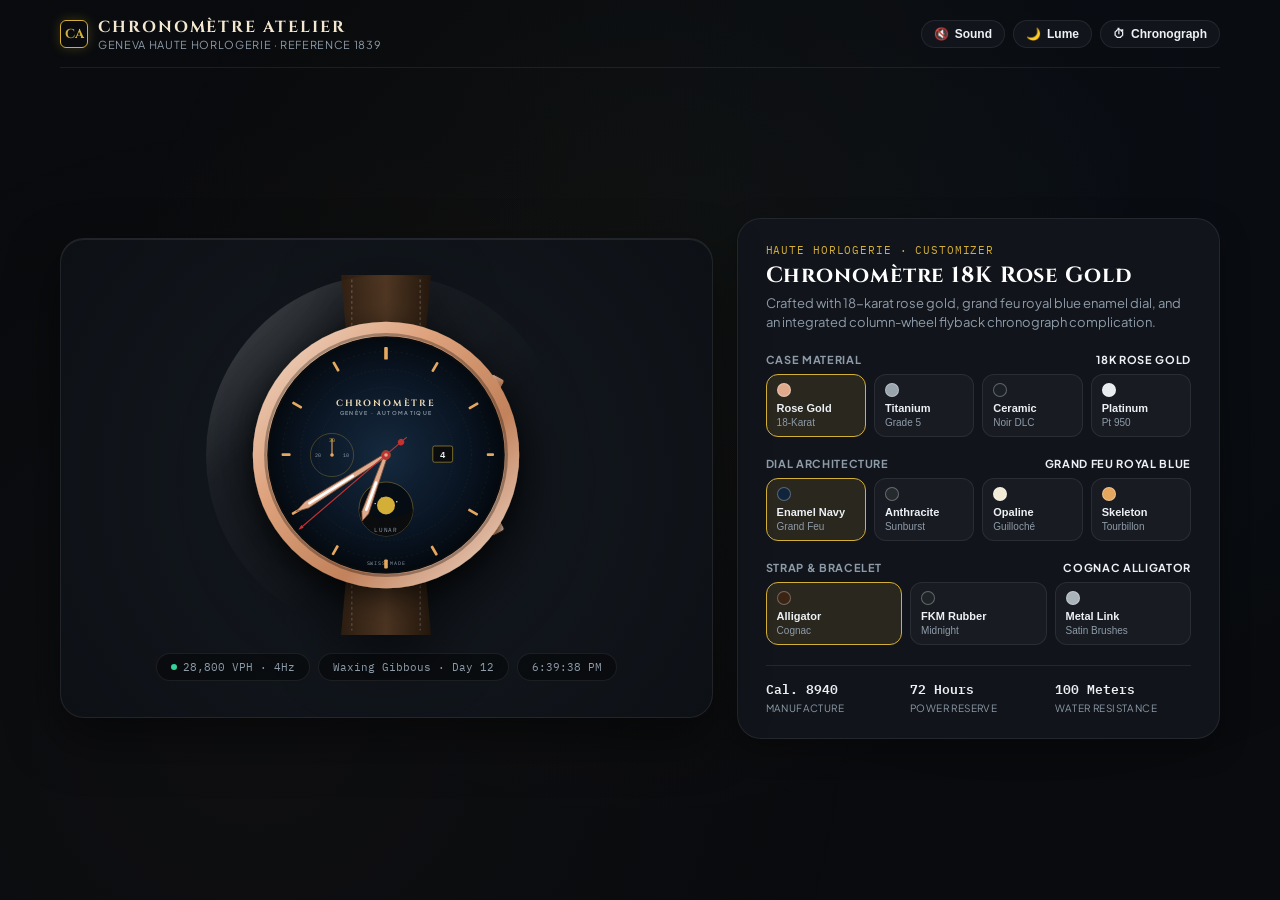
<file: public/luxury-watch/index.html>
<!doctype html>
<html lang="en">
<head>
<meta charset="utf-8">
<meta name="viewport" content="width=device-width, initial-scale=1">
<title>Chronomètre Atelier — Luxury Watch Display</title>
<link rel="preconnect" href="https://fonts.googleapis.com">
<link rel="preconnect" href="https://fonts.gstatic.com" crossorigin>
<link href="https://fonts.googleapis.com/css2?family=Cinzel:wght@500;600;700;800&family=Plus+Jakarta+Sans:wght@400;500;600;700&family=IBM+Plex+Mono:wght@400;500&display=swap" rel="stylesheet">
<style>
:root {
  --bg: #090B0E;
  --panel: #11151B;
  --panel-border: rgba(255, 255, 255, 0.08);
  --text-main: #EDF1F5;
  --text-muted: #8E9BA8;
  --gold: #D4AF37;
  --gold-glow: rgba(212, 175, 55, 0.25);
  --rose-gold: #E0A98B;
  --steel: #D6DCE2;
  --titanium: #9AA4AD;
  --ceramic: #1A1F26;
  --font-serif: 'Cinzel', Georgia, serif;
  --font-sans: 'Plus Jakarta Sans', system-ui, -apple-system, sans-serif;
  --font-mono: 'IBM Plex Mono', monospace;
}

* { box-sizing: border-box; margin: 0; padding: 0; }

body {
  background: var(--bg);
  color: var(--text-main);
  font-family: var(--font-sans);
  min-height: 100vh;
  display: flex;
  flex-direction: column;
  overflow-x: hidden;
  user-select: none;
  -webkit-font-smoothing: antialiased;
}

/* Background ambient light */
.ambient-glow {
  position: fixed;
  inset: 0;
  pointer-events: none;
  background: 
    radial-gradient(circle at 50% 35%, rgba(212, 175, 55, 0.04) 0%, transparent 60%),
    radial-gradient(circle at 80% 20%, rgba(30, 80, 140, 0.05) 0%, transparent 50%),
    radial-gradient(circle at 20% 80%, rgba(224, 169, 139, 0.03) 0%, transparent 50%);
  z-index: 0;
}

.app-wrap {
  position: relative;
  z-index: 1;
  max-width: 1200px;
  width: 100%;
  margin: 0 auto;
  padding: 16px 20px 32px;
  display: flex;
  flex-direction: column;
  min-height: 100vh;
}

/* Header bar */
header {
  display: flex;
  align-items: center;
  justify-content: space-between;
  gap: 16px;
  flex-wrap: wrap;
  padding-bottom: 16px;
  border-bottom: 1px solid var(--panel-border);
}

.brand-badge {
  display: flex;
  align-items: center;
  gap: 10px;
}

.brand-crest {
  width: 28px;
  height: 28px;
  border-radius: 6px;
  border: 1px solid var(--gold);
  display: flex;
  align-items: center;
  justify-content: center;
  color: var(--gold);
  font-family: var(--font-serif);
  font-weight: 700;
  font-size: 13px;
  box-shadow: 0 0 12px var(--gold-glow);
}

.brand-title {
  font-family: var(--font-serif);
  font-size: 16px;
  letter-spacing: 0.12em;
  text-transform: uppercase;
  color: #F4E8D1;
  font-weight: 700;
}

.brand-sub {
  font-size: 11px;
  letter-spacing: 0.06em;
  text-transform: uppercase;
  color: var(--text-muted);
}

.header-actions {
  display: flex;
  align-items: center;
  gap: 8px;
}

.btn-ctrl {
  background: var(--panel);
  border: 1px solid var(--panel-border);
  color: var(--text-main);
  padding: 6px 12px;
  border-radius: 999px;
  font-size: 12px;
  font-weight: 600;
  cursor: pointer;
  display: inline-flex;
  align-items: center;
  gap: 6px;
  transition: all 0.2s ease;
}

.btn-ctrl:hover {
  border-color: rgba(255, 255, 255, 0.25);
  background: #171D25;
}

.btn-ctrl.active {
  border-color: var(--gold);
  background: rgba(212, 175, 55, 0.15);
  color: var(--gold);
}

/* Main Display Stage */
.stage-grid {
  display: grid;
  grid-template-columns: minmax(0, 1.35fr) minmax(0, 1fr);
  gap: 24px;
  margin-top: 20px;
  align-items: center;
  flex: 1;
}

@media (max-width: 860px) {
  .stage-grid {
    grid-template-columns: minmax(0, 1fr);
  }
}

/* Watch Viewport */
.watch-viewport {
  position: relative;
  display: flex;
  flex-direction: column;
  align-items: center;
  justify-content: center;
  padding: 24px 16px;
  background: radial-gradient(circle at 50% 50%, #151B22 0%, #0D1015 100%);
  border-radius: 24px;
  border: 1px solid var(--panel-border);
  box-shadow: inset 0 1px 0 rgba(255, 255, 255, 0.08), 0 20px 50px rgba(0, 0, 0, 0.5);
  min-height: 480px;
  overflow: hidden;
  perspective: 1000px;
}

/* 3D tilt stage */
.watch-tilt-stage {
  position: relative;
  width: 360px;
  height: 360px;
  max-width: 100%;
  display: flex;
  align-items: center;
  justify-content: center;
  transition: transform 0.12s cubic-bezier(0.2, 0, 0.2, 1);
  transform-style: preserve-3d;
}

/* Glass Glare Overlay */
.glass-glare {
  position: absolute;
  inset: 0;
  border-radius: 50%;
  pointer-events: none;
  background: linear-gradient(135deg, rgba(255, 255, 255, 0.35) 0%, rgba(255, 255, 255, 0.05) 30%, transparent 60%);
  mix-blend-mode: overlay;
  z-index: 50;
  opacity: 0.7;
  transition: opacity 0.3s;
}

/* Lume mode dark overlay */
body.lume-active .watch-viewport {
  background: radial-gradient(circle at 50% 50%, #03080A 0%, #010405 100%);
}

body.lume-active .glass-glare {
  opacity: 0.15;
}

/* Watch SVG Component */
.watch-svg {
  width: 100%;
  height: 100%;
  filter: drop-shadow(0 18px 30px rgba(0, 0, 0, 0.65));
}

/* Watch Controls bar */
.chrono-toolbar {
  display: flex;
  align-items: center;
  gap: 8px;
  margin-top: 18px;
  z-index: 10;
}

.chrono-pill {
  padding: 6px 14px;
  border-radius: 999px;
  background: rgba(0, 0, 0, 0.4);
  border: 1px solid var(--panel-border);
  font-size: 11px;
  font-family: var(--font-mono);
  color: var(--text-muted);
  display: flex;
  align-items: center;
  gap: 6px;
}

.chrono-pill .pulse-dot {
  width: 6px;
  height: 6px;
  border-radius: 50%;
  background: #34D399;
  animation: pulse 1.6s infinite;
}

@keyframes pulse {
  0%, 100% { opacity: 1; transform: scale(1); }
  50% { opacity: 0.4; transform: scale(0.85); }
}

/* Inspector & Configurator Panel */
.config-panel {
  display: flex;
  flex-direction: column;
  gap: 20px;
  background: var(--panel);
  border: 1px solid var(--panel-border);
  border-radius: 24px;
  padding: 24px 28px;
  box-shadow: 0 10px 30px rgba(0, 0, 0, 0.3);
}

.config-head {
  display: flex;
  flex-direction: column;
  gap: 4px;
}

.config-ref {
  font-family: var(--font-mono);
  font-size: 11px;
  color: var(--gold);
  letter-spacing: 0.08em;
  text-transform: uppercase;
}

.config-title {
  font-family: var(--font-serif);
  font-size: 22px;
  letter-spacing: 0.04em;
  color: #FFF;
}

.config-desc {
  font-size: 13px;
  color: var(--text-muted);
  line-height: 1.5;
}

/* Option Groups */
.opt-group {
  display: flex;
  flex-direction: column;
  gap: 8px;
}

.opt-label {
  font-size: 11px;
  font-weight: 700;
  letter-spacing: 0.06em;
  text-transform: uppercase;
  color: var(--text-muted);
  display: flex;
  justify-content: space-between;
}

.opt-selected-name {
  color: var(--text-main);
}

.opt-chips {
  display: flex;
  gap: 8px;
  flex-wrap: wrap;
}

.opt-chip {
  flex: 1;
  min-width: 80px;
  padding: 8px 10px;
  border-radius: 12px;
  background: rgba(255, 255, 255, 0.03);
  border: 1px solid var(--panel-border);
  cursor: pointer;
  display: flex;
  flex-direction: column;
  gap: 3px;
  transition: all 0.2s ease;
  color: var(--text-main);
  text-align: left;
}

.opt-chip:hover {
  background: rgba(255, 255, 255, 0.06);
  border-color: rgba(255, 255, 255, 0.2);
}

.opt-chip.active {
  background: rgba(212, 175, 55, 0.12);
  border-color: var(--gold);
}

.chip-swatch {
  width: 14px;
  height: 14px;
  border-radius: 50%;
  border: 1px solid rgba(255, 255, 255, 0.3);
  margin-bottom: 2px;
}

.chip-name {
  font-size: 11px;
  font-weight: 600;
}

.chip-sub {
  font-size: 10px;
  color: var(--text-muted);
}

/* Specs Grid */
.specs-row {
  display: grid;
  grid-template-columns: repeat(3, 1fr);
  gap: 8px;
  padding-top: 12px;
  border-top: 1px solid var(--panel-border);
}

.spec-item {
  display: flex;
  flex-direction: column;
  gap: 2px;
}

.spec-num {
  font-family: var(--font-mono);
  font-size: 13px;
  font-weight: 600;
  color: var(--text-main);
}

.spec-lbl {
  font-size: 10px;
  text-transform: uppercase;
  letter-spacing: 0.04em;
  color: var(--text-muted);
}

/* Interactive Horological Complications (Lume styles) */
.lume-elem {
  transition: fill 0.4s ease, filter 0.4s ease, stroke 0.4s ease;
}

body.lume-active .lume-elem {
  fill: #4EFAFF !important;
  stroke: #4EFAFF !important;
  filter: drop-shadow(0 0 6px rgba(78, 250, 255, 0.95)) drop-shadow(0 0 14px rgba(78, 250, 255, 0.5));
}

body.lume-active .lume-marker {
  fill: #34D399 !important;
  stroke: #34D399 !important;
  filter: drop-shadow(0 0 8px rgba(52, 211, 153, 0.95)) drop-shadow(0 0 16px rgba(52, 211, 153, 0.6));
}

body.lume-active .dial-bg {
  fill: #02070A !important;
}

body.lume-active .dial-details {
  opacity: 0.15;
}

/* Responsive compact adjustments for embedded previews */
@media (max-height: 520px), (max-width: 640px) {
  .app-wrap { padding: 10px 14px 18px; }
  header { padding-bottom: 10px; }
  .brand-title { font-size: 14px; }
  .stage-grid { gap: 14px; margin-top: 12px; }
  .watch-viewport { min-height: 320px; padding: 12px 8px; }
  .watch-tilt-stage { width: 280px; height: 280px; }
  .config-panel { padding: 16px 18px; gap: 14px; }
  .config-title { font-size: 18px; }
}
</style>
</head>
<body>

<div class="ambient-glow"></div>

<div class="app-wrap">
  <header>
    <div class="brand-badge">
      <div class="brand-crest">CA</div>
      <div>
        <div class="brand-title">Chronomètre Atelier</div>
        <div class="brand-sub">Geneva Haute Horlogerie · Reference 1839</div>
      </div>
    </div>

    <div class="header-actions">
      <button type="button" id="btnSound" class="btn-ctrl" title="Toggle mechanical escapement tick audio">
        <span id="soundIcon">🔇</span>
        <span>Sound</span>
      </button>

      <button type="button" id="btnLume" class="btn-ctrl" title="Toggle Super-LumiNova darkness inspection">
        <span>🌙</span>
        <span>Lume</span>
      </button>

      <button type="button" id="btnChrono" class="btn-ctrl" title="Start / Stop flyback chronograph complication">
        <span>⏱</span>
        <span>Chronograph</span>
      </button>
    </div>
  </header>

  <main class="stage-grid">
    <!-- Watch Viewport Stage -->
    <div class="watch-viewport" id="viewport">
      <div class="watch-tilt-stage" id="tiltStage">
        <div class="glass-glare" id="glare"></div>

        <!-- SVG Mechanical Watch Engine -->
        <svg class="watch-svg" viewBox="0 0 400 400" id="watchSvg">
          <defs>
            <!-- Case Gradients -->
            <linearGradient id="roseGoldCase" x1="0%" y1="0%" x2="100%" y2="100%">
              <stop offset="0%" stop-color="#EED5C2" />
              <stop offset="35%" stop-color="#DDA07A" />
              <stop offset="65%" stop-color="#C2825B" />
              <stop offset="100%" stop-color="#F2DFD3" />
            </linearGradient>

            <linearGradient id="titaniumCase" x1="0%" y1="0%" x2="100%" y2="100%">
              <stop offset="0%" stop-color="#C8CFD6" />
              <stop offset="45%" stop-color="#939DA5" />
              <stop offset="75%" stop-color="#768087" />
              <stop offset="100%" stop-color="#B2B9BF" />
            </linearGradient>

            <linearGradient id="ceramicCase" x1="0%" y1="0%" x2="100%" y2="100%">
              <stop offset="0%" stop-color="#343C45" />
              <stop offset="40%" stop-color="#1B2026" />
              <stop offset="70%" stop-color="#0E1216" />
              <stop offset="100%" stop-color="#283038" />
            </linearGradient>

            <linearGradient id="platinumCase" x1="0%" y1="0%" x2="100%" y2="100%">
              <stop offset="0%" stop-color="#FFFFFF" />
              <stop offset="30%" stop-color="#DDE2E7" />
              <stop offset="70%" stop-color="#AEB6BF" />
              <stop offset="100%" stop-color="#F0F3F6" />
            </linearGradient>

            <!-- Dial Gradients -->
            <radialGradient id="enamelNavyDial" cx="50%" cy="50%" r="50%">
              <stop offset="0%" stop-color="#14283D" />
              <stop offset="70%" stop-color="#091422" />
              <stop offset="100%" stop-color="#04090F" />
            </radialGradient>

            <radialGradient id="anthraciteDial" cx="50%" cy="50%" r="50%">
              <stop offset="0%" stop-color="#2D3339" />
              <stop offset="75%" stop-color="#171A1E" />
              <stop offset="100%" stop-color="#0E1013" />
            </radialGradient>

            <radialGradient id="opalineDial" cx="50%" cy="50%" r="50%">
              <stop offset="0%" stop-color="#F7F5F0" />
              <stop offset="80%" stop-color="#EBE7DE" />
              <stop offset="100%" stop-color="#D9D4C7" />
            </radialGradient>

            <!-- Strap Texture Gradients -->
            <linearGradient id="alligatorStrap" x1="0%" y1="0%" x2="100%" y2="0%">
              <stop offset="0%" stop-color="#2C1D11" />
              <stop offset="50%" stop-color="#4A3320" />
              <stop offset="100%" stop-color="#22160C" />
            </linearGradient>

            <linearGradient id="rubberStrap" x1="0%" y1="0%" x2="100%" y2="0%">
              <stop offset="0%" stop-color="#1E2328" />
              <stop offset="50%" stop-color="#2C333C" />
              <stop offset="100%" stop-color="#14181C" />
            </linearGradient>

            <!-- Bevel Shadow -->
            <filter id="caseShadow" x="-20%" y="-20%" width="140%" height="140%">
              <feDropShadow dx="0" dy="10" stdDeviation="14" flood-color="#000" flood-opacity="0.6" />
            </filter>

            <!-- Subtle Metallic Sheen Filter -->
            <filter id="dialLuster">
              <feTurbulence type="fractalNoise" baseFrequency="0.04" numOctaves="3" result="noise" />
              <feColorMatrix type="matrix" values="1 0 0 0 0  0 1 0 0 0  0 0 1 0 0  0 0 0 0.04 0" />
              <feComposite in2="SourceGraphic" in="gl" operator="in" />
            </filter>
          </defs>

          <!-- Top and Bottom Straps -->
          <g id="strapLayer">
            <!-- Top Strap -->
            <path id="topStrap" d="M150,0 L250,0 L242,90 L158,90 Z" fill="url(#alligatorStrap)" />
            <!-- Bottom Strap -->
            <path id="bottomStrap" d="M158,310 L242,310 L250,400 L150,400 Z" fill="url(#alligatorStrap)" />
            <!-- Strap stitching lines -->
            <path d="M162,5 L162,85 M238,5 L238,85" stroke="rgba(255,255,255,0.18)" stroke-width="1.5" stroke-dasharray="3,3" />
            <path d="M162,315 L162,395 M238,315 L238,395" stroke="rgba(255,255,255,0.18)" stroke-width="1.5" stroke-dasharray="3,3" />
          </g>

          <!-- Chronograph Pushers and Crown -->
          <!-- 2 o'clock Pusher -->
          <rect id="pusherTop" x="312" y="112" width="16" height="22" rx="3" fill="url(#roseGoldCase)" transform="rotate(28 320 123)" stroke="#111" stroke-width="1" />
          <!-- 3 o'clock Winding Crown -->
          <path id="crown" d="M336,188 L348,185 L348,215 L336,212 Z" fill="url(#roseGoldCase)" stroke="#111" stroke-width="1.5" />
          <line x1="344" y1="187" x2="344" y2="213" stroke="rgba(0,0,0,0.4)" stroke-width="1.5" />
          <!-- 4 o'clock Pusher -->
          <rect id="pusherBottom" x="312" y="266" width="16" height="22" rx="3" fill="url(#roseGoldCase)" transform="rotate(-28 320 277)" stroke="#111" stroke-width="1" />

          <!-- Main Watch Outer Case -->
          <circle id="caseOuter" cx="200" cy="200" r="148" fill="url(#roseGoldCase)" filter="url(#caseShadow)" />
          <!-- Stepped Bezel -->
          <circle id="caseBezelInner" cx="200" cy="200" r="134" fill="none" stroke="rgba(0,0,0,0.3)" stroke-width="3" />
          <circle cx="200" cy="200" r="132" fill="#0A0C0E" />

          <!-- Dial Surface -->
          <circle id="dialSurface" class="dial-bg" cx="200" cy="200" r="130" fill="url(#enamelNavyDial)" />

          <!-- Guilloché Rosette Pattern (Opaline / Decorative) -->
          <g id="guillochePattern" opacity="0.12">
            <circle cx="200" cy="200" r="115" fill="none" stroke="#D4AF37" stroke-width="0.7" stroke-dasharray="2,4" />
            <circle cx="200" cy="200" r="95" fill="none" stroke="#D4AF37" stroke-width="0.7" stroke-dasharray="1.5,3" />
            <circle cx="200" cy="200" r="75" fill="none" stroke="#D4AF37" stroke-width="0.7" stroke-dasharray="1,2" />
          </g>

          <!-- Skeleton Gear Assembly (Visible in Skeleton mode) -->
          <g id="skeletonGears" style="display: none;" opacity="0.85">
            <!-- Balance wheel ring -->
            <circle cx="200" cy="245" r="28" fill="none" stroke="#E5A65D" stroke-width="2.5" />
            <g id="balanceWheelOscillator">
              <line x1="172" y1="245" x2="228" y2="245" stroke="#E5A65D" stroke-width="2" />
              <line x1="200" y1="217" x2="200" y2="273" stroke="#E5A65D" stroke-width="2" />
              <!-- Ruby Jewel in centre -->
              <circle cx="200" cy="245" r="4.5" fill="#C70039" stroke="#E5A65D" stroke-width="1" />
            </g>
            <!-- Escapement gear -->
            <circle cx="160" cy="210" r="18" fill="none" stroke="#B87333" stroke-width="2" stroke-dasharray="4,2" />
            <circle cx="160" cy="210" r="3" fill="#C70039" />
          </g>

          <!-- Dial Complication: Moonphase Subdial at 6 o'clock -->
          <g id="moonphaseComplication" class="dial-details">
            <!-- Subdial rim -->
            <circle cx="200" cy="260" r="30" fill="#060C14" stroke="rgba(212,175,55,0.4)" stroke-width="1" />
            <!-- Starry sky -->
            <circle cx="188" cy="254" r="0.8" fill="#FFF" />
            <circle cx="212" cy="252" r="0.8" fill="#FFF" />
            <circle cx="195" cy="248" r="0.8" fill="#FFF" />
            <!-- Golden Moon -->
            <circle id="moonDisk" cx="200" cy="256" r="10" fill="#D4AF37" />
            <!-- Semi-aperture mask -->
            <path d="M170,260 Q200,280 230,260 A30,30 0 0,1 170,260 Z" fill="#0A0C0E" />
            <text x="200" y="286" text-anchor="middle" font-family="var(--font-mono)" font-size="6.5" fill="var(--text-muted)" letter-spacing="1">LUNAR</text>
          </g>

          <!-- Dial Complication: 30-Minute Chronograph Register at 9 o'clock -->
          <g id="chronoSubdial" class="dial-details">
            <circle cx="140" cy="200" r="24" fill="none" stroke="rgba(212,175,55,0.3)" stroke-width="1" />
            <text x="140" y="186" text-anchor="middle" font-family="var(--font-mono)" font-size="6" fill="#D4AF37">30</text>
            <text x="156" y="202" text-anchor="middle" font-family="var(--font-mono)" font-size="6" fill="var(--text-muted)">10</text>
            <text x="124" y="202" text-anchor="middle" font-family="var(--font-mono)" font-size="6" fill="var(--text-muted)">20</text>
            <!-- Subdial hand -->
            <g id="chronoSubHand">
              <line x1="140" y1="200" x2="140" y2="182" stroke="#E5A65D" stroke-width="1.2" stroke-linecap="round" />
              <circle cx="140" cy="200" r="2" fill="#E5A65D" />
            </g>
          </g>

          <!-- Date Aperture at 3 o'clock -->
          <g id="dateWindow" class="dial-details">
            <rect x="252" y="190" width="22" height="18" rx="2" fill="#0A0C0E" stroke="rgba(212,175,55,0.6)" stroke-width="1" />
            <text id="dateText" x="263" y="203" text-anchor="middle" font-family="var(--font-mono)" font-size="10" font-weight="600" fill="#EDF1F5">11</text>
          </g>

          <!-- Brand Logo on Dial (12 o'clock) -->
          <g class="dial-details">
            <text x="200" y="145" text-anchor="middle" font-family="var(--font-serif)" font-size="10" font-weight="700" fill="#EAD7B5" letter-spacing="2">CHRONOMÈTRE</text>
            <text x="200" y="155" text-anchor="middle" font-family="var(--font-sans)" font-size="6" font-weight="600" fill="var(--text-muted)" letter-spacing="1.5">GENÈVE · AUTOMATIQUE</text>
            <text x="200" y="322" text-anchor="middle" font-family="var(--font-mono)" font-size="5" fill="var(--text-muted)" letter-spacing="1">SWISS MADE</text>
          </g>

          <!-- Outer Minute Track and 12 Hour Applied Indices -->
          <g id="hourIndices">
            <!-- 12 Hours (Generated programmatically & styled) -->
            <!-- 12 --> <rect class="lume-marker" x="198" y="80" width="4" height="14" rx="1" fill="#E5A65D" />
            <!-- 1 -->  <rect class="lume-marker" x="253" y="96" width="3" height="12" rx="1" fill="#E5A65D" transform="rotate(30 254 102)" />
            <!-- 2 -->  <rect class="lume-marker" x="296" y="139" width="3" height="12" rx="1" fill="#E5A65D" transform="rotate(60 297 145)" />
            <!-- 3 (Short for date) --> <rect class="lume-marker" x="312" y="198" width="8" height="3" rx="1" fill="#E5A65D" />
            <!-- 4 -->  <rect class="lume-marker" x="296" y="257" width="3" height="12" rx="1" fill="#E5A65D" transform="rotate(120 297 263)" />
            <!-- 5 -->  <rect class="lume-marker" x="253" y="300" width="3" height="12" rx="1" fill="#E5A65D" transform="rotate(150 254 306)" />
            <!-- 6 -->  <rect class="lume-marker" x="198" y="316" width="4" height="10" rx="1" fill="#E5A65D" />
            <!-- 7 -->  <rect class="lume-marker" x="143" y="300" width="3" height="12" rx="1" fill="#E5A65D" transform="rotate(210 144 306)" />
            <!-- 8 -->  <rect class="lume-marker" x="100" y="257" width="3" height="12" rx="1" fill="#E5A65D" transform="rotate(240 101 263)" />
            <!-- 9 -->  <rect class="lume-marker" x="84" y="198" width="10" height="3" rx="1" fill="#E5A65D" />
            <!-- 10 --> <rect class="lume-marker" x="100" y="139" width="3" height="12" rx="1" fill="#E5A65D" transform="rotate(300 101 145)" />
            <!-- 11 --> <rect class="lume-marker" x="143" y="96" width="3" height="12" rx="1" fill="#E5A65D" transform="rotate(330 144 102)" />
          </g>

          <!-- Central Hands Assembly -->
          <!-- Hour Hand -->
          <g id="hourHandGroup">
            <path class="lume-elem" d="M198,200 L196,132 L200,122 L204,132 L202,200 Z" fill="#E0A98B" stroke="#7A4E38" stroke-width="0.8" />
            <rect class="lume-elem" x="198.5" y="134" width="3" height="35" rx="1.5" fill="#FFF" />
          </g>

          <!-- Minute Hand -->
          <g id="minuteHandGroup">
            <path class="lume-elem" d="M198,200 L196,96 L200,82 L204,96 L202,200 Z" fill="#E0A98B" stroke="#7A4E38" stroke-width="0.8" />
            <rect class="lume-elem" x="198.5" y="98" width="3" height="60" rx="1.5" fill="#FFF" />
          </g>

          <!-- Chronograph / Smooth Seconds Hand -->
          <g id="secondHandGroup">
            <!-- Counterbalance and needle -->
            <line x1="200" y1="230" x2="200" y2="76" stroke="#C53030" stroke-width="1.2" stroke-linecap="round" />
            <!-- Counterbalance circle -->
            <circle cx="200" cy="222" r="3.5" fill="#C53030" />
            <!-- Arrow tip -->
            <polygon points="198,78 202,78 200,72" fill="#C53030" />
          </g>

          <!-- Central Pin Cap -->
          <circle cx="200" cy="200" r="5" fill="#C53030" stroke="#7A4E38" stroke-width="1" />
          <circle cx="200" cy="200" r="2" fill="#E0A98B" />
        </svg>
      </div>

      <!-- Live Telemetry Bar below watch -->
      <div class="chrono-toolbar">
        <div class="chrono-pill">
          <span class="pulse-dot"></span>
          <span id="hzRate">28,800 VPH · 4Hz</span>
        </div>
        <div class="chrono-pill">
          <span id="lunarPhase">Waxing Gibbous · Day 12</span>
        </div>
        <div class="chrono-pill">
          <span id="localClock">10:10:32 AM</span>
        </div>
      </div>
    </div>

    <!-- Atelier Configuration Panel -->
    <div class="config-panel">
      <div class="config-head">
        <span class="config-ref">Haute Horlogerie · Customizer</span>
        <h2 class="config-title" id="displayModelName">Chronomètre 18K Rose Gold</h2>
        <p class="config-desc" id="displayModelDesc">
          Crafted with 18-karat rose gold, grand feu royal blue enamel dial, and an integrated column-wheel flyback chronograph complication.
        </p>
      </div>

      <!-- 1. Case Material Option -->
      <div class="opt-group">
        <div class="opt-label">
          <span>Case Material</span>
          <span class="opt-selected-name" id="selectedCaseLabel">18K Rose Gold</span>
        </div>
        <div class="opt-chips">
          <button type="button" class="opt-chip active" data-type="case" data-val="rosegold">
            <div class="chip-swatch" style="background: #E0A98B;"></div>
            <div class="chip-name">Rose Gold</div>
            <div class="chip-sub">18-Karat</div>
          </button>
          <button type="button" class="opt-chip" data-type="case" data-val="titanium">
            <div class="chip-swatch" style="background: #9AA4AD;"></div>
            <div class="chip-name">Titanium</div>
            <div class="chip-sub">Grade 5</div>
          </button>
          <button type="button" class="opt-chip" data-type="case" data-val="ceramic">
            <div class="chip-swatch" style="background: #1B2026;"></div>
            <div class="chip-name">Ceramic</div>
            <div class="chip-sub">Noir DLC</div>
          </button>
          <button type="button" class="opt-chip" data-type="case" data-val="platinum">
            <div class="chip-swatch" style="background: #E8ECEF;"></div>
            <div class="chip-name">Platinum</div>
            <div class="chip-sub">Pt 950</div>
          </button>
        </div>
      </div>

      <!-- 2. Dial Style Option -->
      <div class="opt-group">
        <div class="opt-label">
          <span>Dial Architecture</span>
          <span class="opt-selected-name" id="selectedDialLabel">Grand Feu Navy</span>
        </div>
        <div class="opt-chips">
          <button type="button" class="opt-chip active" data-type="dial" data-val="navy">
            <div class="chip-swatch" style="background: #10243C;"></div>
            <div class="chip-name">Enamel Navy</div>
            <div class="chip-sub">Grand Feu</div>
          </button>
          <button type="button" class="opt-chip" data-type="dial" data-val="anthracite">
            <div class="chip-swatch" style="background: #252A2E;"></div>
            <div class="chip-name">Anthracite</div>
            <div class="chip-sub">Sunburst</div>
          </button>
          <button type="button" class="opt-chip" data-type="dial" data-val="opaline">
            <div class="chip-swatch" style="background: #F0EAD6;"></div>
            <div class="chip-name">Opaline</div>
            <div class="chip-sub">Guilloché</div>
          </button>
          <button type="button" class="opt-chip" data-type="dial" data-val="skeleton">
            <div class="chip-swatch" style="background: #E5A65D;"></div>
            <div class="chip-name">Skeleton</div>
            <div class="chip-sub">Tourbillon</div>
          </button>
        </div>
      </div>

      <!-- 3. Strap Style Option -->
      <div class="opt-group">
        <div class="opt-label">
          <span>Strap & Bracelet</span>
          <span class="opt-selected-name" id="selectedStrapLabel">Cognac Alligator</span>
        </div>
        <div class="opt-chips">
          <button type="button" class="opt-chip active" data-type="strap" data-val="alligator">
            <div class="chip-swatch" style="background: #3B2414;"></div>
            <div class="chip-name">Alligator</div>
            <div class="chip-sub">Cognac</div>
          </button>
          <button type="button" class="opt-chip" data-type="strap" data-val="rubber">
            <div class="chip-swatch" style="background: #1E2328;"></div>
            <div class="chip-name">FKM Rubber</div>
            <div class="chip-sub">Midnight</div>
          </button>
          <button type="button" class="opt-chip" data-type="strap" data-val="metal">
            <div class="chip-swatch" style="background: #AAB3BA;"></div>
            <div class="chip-name">Metal Link</div>
            <div class="chip-sub">Satin Brushes</div>
          </button>
        </div>
      </div>

      <!-- Calibre Specs -->
      <div class="specs-row">
        <div class="spec-item">
          <span class="spec-num">Cal. 8940</span>
          <span class="spec-lbl">Manufacture</span>
        </div>
        <div class="spec-item">
          <span class="spec-num">72 Hours</span>
          <span class="spec-lbl">Power Reserve</span>
        </div>
        <div class="spec-item">
          <span class="spec-num">100 Meters</span>
          <span class="spec-lbl">Water Resistance</span>
        </div>
      </div>
    </div>
  </main>
</div>

<script>
// --- Horological Clock Engine & Audio Synthesizer ---
let currentConfig = {
  case: 'rosegold',
  dial: 'navy',
  strap: 'alligator',
  sound: false,
  lume: false,
  chronoRunning: false,
  chronoElapsedSec: 0
};

// Web Audio API Tick Synthesizer
let audioCtx = null;
function playTick() {
  if (!currentConfig.sound) return;
  try {
    if (!audioCtx) audioCtx = new (window.AudioContext || window.webkitAudioContext)();
    if (audioCtx.state === 'suspended') audioCtx.resume();
    
    const now = audioCtx.currentTime;
    const osc = audioCtx.createOscillator();
    const gain = audioCtx.createGain();
    
    osc.type = 'triangle';
    osc.frequency.setValueAtTime(1400, now);
    osc.frequency.exponentialRampToValueAtTime(180, now + 0.015);
    
    gain.gain.setValueAtTime(0.04, now);
    gain.gain.exponentialRampToValueAtTime(0.0001, now + 0.018);
    
    osc.connect(gain);
    gain.connect(audioCtx.destination);
    
    osc.start(now);
    osc.stop(now + 0.02);
  } catch (e) {}
}

// Balance wheel oscillation animation state
let oscAngle = 0;
let lastTickTime = 0;

// Main RequestAnimationFrame 60fps Loop
function updateClock() {
  const now = new Date();
  const ms = now.getMilliseconds();
  const sec = now.getSeconds() + ms / 1000;
  const min = now.getMinutes() + sec / 60;
  const hr = (now.getHours() % 12) + min / 60;

  // Check 4Hz mechanical tick audio (every 250ms)
  const currentTimestamp = performance.now();
  if (currentTimestamp - lastTickTime >= 250) {
    lastTickTime = currentTimestamp;
    playTick();
  }

  // Rotate Hands
  const hrDeg = hr * 30; // 360 / 12
  const minDeg = min * 6; // 360 / 60
  const secDeg = sec * 6; // 360 / 60

  const hourHand = document.getElementById('hourHandGroup');
  const minHand = document.getElementById('minuteHandGroup');
  const secHand = document.getElementById('secondHandGroup');
  const chronoSubHand = document.getElementById('chronoSubHand');
  const balanceWheel = document.getElementById('balanceWheelOscillator');

  if (hourHand) hourHand.setAttribute('transform', `rotate(${hrDeg} 200 200)`);
  if (minHand) minHand.setAttribute('transform', `rotate(${minDeg} 200 200)`);

  // Chronograph vs Live seconds
  if (currentConfig.chronoRunning) {
    currentConfig.chronoElapsedSec += 1 / 60;
    const chronoSecDeg = (currentConfig.chronoElapsedSec % 60) * 6;
    const chronoMinDeg = (currentConfig.chronoElapsedSec / 60) * 12;
    if (secHand) secHand.setAttribute('transform', `rotate(${chronoSecDeg} 200 200)`);
    if (chronoSubHand) chronoSubHand.setAttribute('transform', `rotate(${chronoMinDeg} 140 200)`);
  } else {
    if (secHand) secHand.setAttribute('transform', `rotate(${secDeg} 200 200)`);
  }

  // Skeleton balance wheel oscillation
  oscAngle = Math.sin(performance.now() * 0.025) * 35;
  if (balanceWheel) balanceWheel.setAttribute('transform', `rotate(${oscAngle} 200 245)`);

  // Update clock digital label
  const clockLabel = document.getElementById('localClock');
  if (clockLabel) {
    clockLabel.textContent = now.toLocaleTimeString();
  }

  // Date
  const dateText = document.getElementById('dateText');
  if (dateText) {
    dateText.textContent = now.getDate();
  }

  requestAnimationFrame(updateClock);
}

// 3D Tilt and Glare Cursor Movement
const stage = document.getElementById('tiltStage');
const viewport = document.getElementById('viewport');
const glare = document.getElementById('glare');

if (viewport && stage) {
  viewport.addEventListener('mousemove', (e) => {
    const rect = viewport.getBoundingClientRect();
    const x = (e.clientX - rect.left) / rect.width - 0.5;
    const y = (e.clientY - rect.top) / rect.height - 0.5;

    const tiltX = -y * 18;
    const tiltY = x * 18;

    stage.style.transform = `rotateX(${tiltX}deg) rotateY(${tiltY}deg)`;
    if (glare) {
      const angle = 135 + x * 40;
      glare.style.background = `linear-gradient(${angle}deg, rgba(255, 255, 255, 0.4) 0%, rgba(255, 255, 255, 0.05) 35%, transparent 70%)`;
    }
  });

  viewport.addEventListener('mouseleave', () => {
    stage.style.transform = `rotateX(0deg) rotateY(0deg)`;
  });
}

// Configuration handlers
function applyConfiguration() {
  const caseOuter = document.getElementById('caseOuter');
  const pusherTop = document.getElementById('pusherTop');
  const pusherBottom = document.getElementById('pusherBottom');
  const crown = document.getElementById('crown');
  const dialSurface = document.getElementById('dialSurface');
  const skeletonGears = document.getElementById('skeletonGears');
  const guilloche = document.getElementById('guillochePattern');
  const topStrap = document.getElementById('topStrap');
  const bottomStrap = document.getElementById('bottomStrap');

  // Case Material
  const caseGradients = {
    rosegold: 'url(#roseGoldCase)',
    titanium: 'url(#titaniumCase)',
    ceramic: 'url(#ceramicCase)',
    platinum: 'url(#platinumCase)'
  };
  const caseGrad = caseGradients[currentConfig.case];
  if (caseOuter) caseOuter.setAttribute('fill', caseGrad);
  if (pusherTop) pusherTop.setAttribute('fill', caseGrad);
  if (pusherBottom) pusherBottom.setAttribute('fill', caseGrad);
  if (crown) crown.setAttribute('fill', caseGrad);

  // Dial Style
  const dialGradients = {
    navy: 'url(#enamelNavyDial)',
    anthracite: 'url(#anthraciteDial)',
    opaline: 'url(#opalineDial)',
    skeleton: 'url(#anthraciteDial)'
  };
  if (dialSurface) dialSurface.setAttribute('fill', dialGradients[currentConfig.dial]);

  if (skeletonGears) {
    skeletonGears.style.display = currentConfig.dial === 'skeleton' ? 'block' : 'none';
  }
  if (guilloche) {
    guilloche.style.opacity = currentConfig.dial === 'opaline' ? '0.35' : '0.12';
  }

  // Strap
  const strapFills = {
    alligator: 'url(#alligatorStrap)',
    rubber: 'url(#rubberStrap)',
    metal: caseGrad
  };
  const strapFill = strapFills[currentConfig.strap];
  if (topStrap) topStrap.setAttribute('fill', strapFill);
  if (bottomStrap) bottomStrap.setAttribute('fill', strapFill);

  // Model Name Label updates
  const caseNames = { rosegold: '18K Rose Gold', titanium: 'Titanium Grade 5', ceramic: 'Ceramic Noir', platinum: 'Platinum 950' };
  const dialNames = { navy: 'Grand Feu Royal Blue', anthracite: 'Sunburst Anthracite', opaline: 'Guilloché Opaline', skeleton: 'Tourbillon Skeleton' };
  const strapNames = { alligator: 'Cognac Alligator', rubber: 'Midnight FKM Rubber', metal: 'Matching Solid Bracelet' };

  const modelTitle = document.getElementById('displayModelName');
  if (modelTitle) modelTitle.textContent = `Chronomètre ${caseNames[currentConfig.case]}`;

  const selectedCaseLabel = document.getElementById('selectedCaseLabel');
  if (selectedCaseLabel) selectedCaseLabel.textContent = caseNames[currentConfig.case];

  const selectedDialLabel = document.getElementById('selectedDialLabel');
  if (selectedDialLabel) selectedDialLabel.textContent = dialNames[currentConfig.dial];

  const selectedStrapLabel = document.getElementById('selectedStrapLabel');
  if (selectedStrapLabel) selectedStrapLabel.textContent = strapNames[currentConfig.strap];
}

// Option chip clicks
document.querySelectorAll('.opt-chip').forEach(chip => {
  chip.addEventListener('click', () => {
    const type = chip.getAttribute('data-type');
    const val = chip.getAttribute('data-val');
    chip.parentElement.querySelectorAll('.opt-chip').forEach(c => c.classList.remove('active'));
    chip.classList.add('active');
    currentConfig[type] = val;
    applyConfiguration();
  });
});

// Top bar controls
const btnSound = document.getElementById('btnSound');
if (btnSound) {
  btnSound.addEventListener('click', () => {
    currentConfig.sound = !currentConfig.sound;
    btnSound.classList.toggle('active', currentConfig.sound);
    document.getElementById('soundIcon').textContent = currentConfig.sound ? '🔊' : '🔇';
    if (currentConfig.sound && !audioCtx) {
      audioCtx = new (window.AudioContext || window.webkitAudioContext)();
    }
  });
}

const btnLume = document.getElementById('btnLume');
if (btnLume) {
  btnLume.addEventListener('click', () => {
    currentConfig.lume = !currentConfig.lume;
    document.body.classList.toggle('lume-active', currentConfig.lume);
    btnLume.classList.toggle('active', currentConfig.lume);
  });
}

const btnChrono = document.getElementById('btnChrono');
if (btnChrono) {
  btnChrono.addEventListener('click', () => {
    currentConfig.chronoRunning = !currentConfig.chronoRunning;
    btnChrono.classList.toggle('active', currentConfig.chronoRunning);
    if (!currentConfig.chronoRunning) {
      currentConfig.chronoElapsedSec = 0;
    }
  });
}

// Start 60fps clock engine
updateClock();
applyConfiguration();
</script>
</body>
</html>
</file>
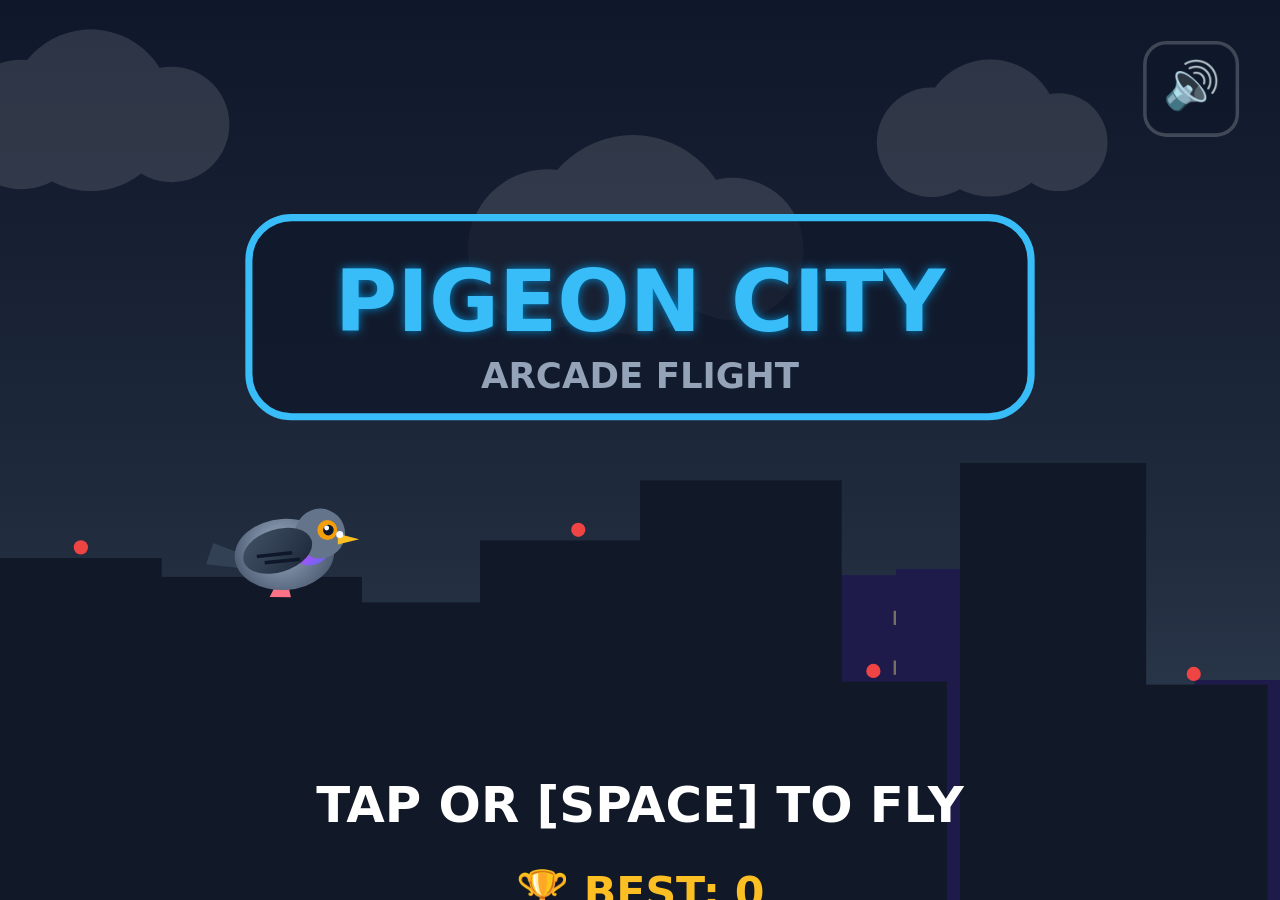
<file: public/pigeon-city/index.html>
<!DOCTYPE html>
<html lang="en">
<head>
    <meta charset="UTF-8">
    <meta name="viewport" content="width=device-width, initial-scale=1.0, maximum-scale=1.0, user-scalable=no">
    <title>Pigeon City</title>
    <link rel="stylesheet" href="style.css">
</head>
<body>
    <canvas id="gameCanvas"></canvas>
    <script src="game.js"></script>
</body>
</html>
</file>
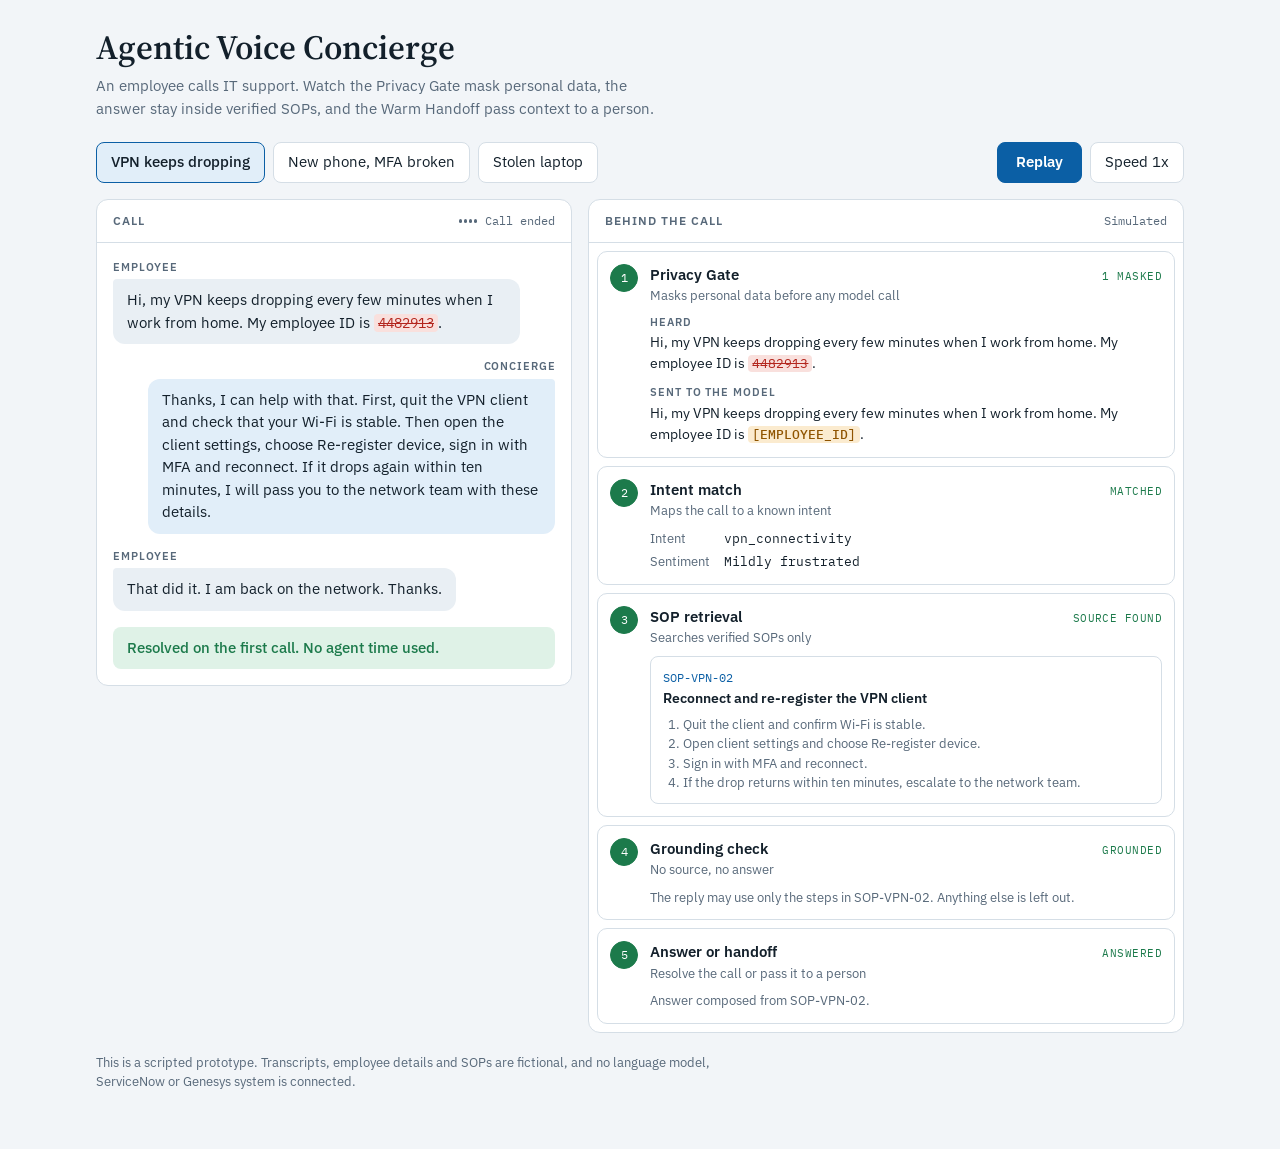
<file: public/voice-concierge/index.html>
<!doctype html>
<html lang="en">
<head>
<meta charset="utf-8">
<meta name="viewport" content="width=device-width, initial-scale=1">
<meta name="description" content="A scripted voice-concierge call demo showing PII masking, SOP-grounded answers and a warm handoff.">
<title>Agentic Voice Concierge</title>
<link rel="preconnect" href="https://fonts.googleapis.com">
<link rel="preconnect" href="https://fonts.gstatic.com" crossorigin>
<link rel="stylesheet" href="https://fonts.googleapis.com/css2?family=IBM+Plex+Mono:wght@400;500&family=IBM+Plex+Sans:wght@400;500;600&family=Source+Serif+4:opsz,wght@8..60,600&display=swap">
<style>
/* Layout: call transcript on the left, the pipeline that handled it on the right, so every claim in the case study is visible as it happens. */
:root {
  --bg: #F2F5F8;
  --surface: #FFFFFF;
  --surface-2: #E9EFF4;
  --ink: #13202B;
  --muted: #58697A;
  --line: #D5DEE6;
  --accent: #0B5FA5;
  --accent-ink: #FFFFFF;
  --accent-soft: #E1EEF9;
  --good: #1C7A4B;
  --good-soft: #DFF2E7;
  --warn: #8F5400;
  --warn-soft: #FBEBCF;
  --crit: #B3261E;
  --crit-soft: #F9E0DD;
  --display: 'Source Serif 4', Georgia, 'Times New Roman', serif;
  --body: 'IBM Plex Sans', system-ui, -apple-system, 'Segoe UI', sans-serif;
  --mono: 'IBM Plex Mono', ui-monospace, 'SFMono-Regular', Menlo, monospace;
}
@media (prefers-color-scheme: dark) {
  :root:not([data-theme="light"]):not(.light) {
    --bg: #0D141A;
    --surface: #141E27;
    --surface-2: #1B2733;
    --ink: #E4ECF2;
    --muted: #8FA2B3;
    --line: #26343F;
    --accent: #62AEEA;
    --accent-ink: #0B1620;
    --accent-soft: #14304A;
    --good: #5CC38A;
    --good-soft: #153526;
    --warn: #E0A44A;
    --warn-soft: #3A2B10;
    --crit: #F08A80;
    --crit-soft: #3D1B18;
    color-scheme: dark;
  }
}
:root[data-theme="dark"], :root.dark {
  --bg: #0D141A;
  --surface: #141E27;
  --surface-2: #1B2733;
  --ink: #E4ECF2;
  --muted: #8FA2B3;
  --line: #26343F;
  --accent: #62AEEA;
  --accent-ink: #0B1620;
  --accent-soft: #14304A;
  --good: #5CC38A;
  --good-soft: #153526;
  --warn: #E0A44A;
  --warn-soft: #3A2B10;
  --crit: #F08A80;
  --crit-soft: #3D1B18;
  color-scheme: dark;
}
* { box-sizing: border-box; }
body {
  margin: 0;
  background: var(--bg);
  color: var(--ink);
  font-family: var(--body);
  font-size: 15px;
  line-height: 1.5;
}
.wrap { max-width: 1120px; margin: 0 auto; padding-inline: 16px; padding-block: 28px 44px; }
h1 { font-family: var(--display); font-weight: 600; font-size: clamp(26px, 4vw, 34px); line-height: 1.15; margin: 0; text-wrap: balance; }
.lede { margin: 8px 0 0; color: var(--muted); max-width: 62ch; }
.bar { display: flex; flex-wrap: wrap; gap: 12px 16px; align-items: center; justify-content: space-between; margin-block: 22px 16px; }
.tabs, .actions { display: flex; flex-wrap: wrap; gap: 8px; }
button { font: inherit; cursor: pointer; }
.tab, .ghost {
  background: var(--surface); color: var(--ink); border: 1px solid var(--line);
  border-radius: 8px; padding: 8px 14px; min-height: 40px;
}
.tab[aria-pressed="true"] { border-color: var(--accent); background: var(--accent-soft); color: var(--ink); font-weight: 500; }
.go { background: var(--accent); color: var(--accent-ink); border: 1px solid var(--accent); border-radius: 8px; padding: 8px 18px; min-height: 40px; font-weight: 600; }
button:focus-visible { outline: 2px solid var(--accent); outline-offset: 2px; }
.grid { display: grid; grid-template-columns: minmax(0, 1fr) minmax(0, 1.25fr); gap: 16px; align-items: start; }
@media (max-width: 860px) { .grid { grid-template-columns: minmax(0, 1fr); } }
.panel { background: var(--surface); border: 1px solid var(--line); border-radius: 12px; min-width: 0; }
.panel-head { display: flex; align-items: center; justify-content: space-between; gap: 12px; padding: 12px 16px; border-bottom: 1px solid var(--line); }
.panel-head h2 { margin: 0; font-size: 12px; letter-spacing: .08em; text-transform: uppercase; color: var(--muted); font-weight: 600; }
.status { display: inline-flex; align-items: center; gap: 8px; font-family: var(--mono); font-size: 12px; color: var(--muted); }
.wave { display: inline-flex; align-items: center; gap: 2px; height: 14px; }
.wave i { display: block; width: 3px; height: 4px; border-radius: 2px; background: var(--muted); }
.status.live .wave i { background: var(--accent); animation: bar 0.9s ease-in-out infinite; }
.status.live .wave i:nth-child(2) { animation-delay: .15s; }
.status.live .wave i:nth-child(3) { animation-delay: .3s; }
.status.live .wave i:nth-child(4) { animation-delay: .45s; }
@keyframes bar { 0%, 100% { height: 4px; } 50% { height: 14px; } }
.convo { display: flex; flex-direction: column; gap: 14px; padding: 16px; min-height: 320px; }
.msg { display: flex; flex-direction: column; gap: 4px; max-width: 92%; }
.msg.employee { align-self: flex-start; }
.msg.concierge { align-self: flex-end; }
.who { font-size: 11px; letter-spacing: .08em; text-transform: uppercase; color: var(--muted); font-weight: 600; }
.msg.concierge .who { text-align: right; }
.bubble { padding: 10px 14px; border-radius: 12px; overflow-wrap: anywhere; }
.employee .bubble { background: var(--surface-2); border-top-left-radius: 4px; }
.concierge .bubble { background: var(--accent-soft); border-top-right-radius: 4px; }
.pii { background: var(--crit-soft); color: var(--crit); border-radius: 4px; padding: 0 4px; text-decoration: line-through; text-decoration-thickness: 1px; font-family: var(--mono); font-size: .92em; }
.tok { background: var(--warn-soft); color: var(--warn); border-radius: 4px; padding: 0 4px; font-family: var(--mono); font-size: .92em; font-weight: 500; }
.outcome { margin: 0 16px 16px; padding: 10px 14px; border-radius: 8px; font-weight: 500; background: var(--good-soft); color: var(--good); }
.outcome.handoff { background: var(--accent-soft); color: var(--ink); }
.outcome[hidden] { display: none !important; }
.stages { list-style: none; margin: 0; padding: 8px; display: flex; flex-direction: column; gap: 8px; }
.stage { display: grid; grid-template-columns: 28px minmax(0, 1fr); gap: 12px; padding: 12px; border: 1px solid transparent; border-radius: 10px; opacity: .5; transition: opacity .25s, border-color .25s, background .25s; }
.stage[data-state="active"] { opacity: 1; border-color: var(--accent); background: var(--accent-soft); }
.stage[data-state="done"] { opacity: 1; border-color: var(--line); }
.stage[data-state="blocked"] { opacity: 1; border-color: var(--crit); background: var(--crit-soft); }
.num { width: 28px; height: 28px; border-radius: 50%; border: 1px solid var(--line); display: grid; place-items: center; font-family: var(--mono); font-size: 12px; color: var(--muted); background: var(--surface); }
.stage[data-state="active"] .num { border-color: var(--accent); color: var(--accent); }
.stage[data-state="done"] .num { background: var(--good); border-color: var(--good); color: var(--surface); }
.stage[data-state="blocked"] .num { background: var(--crit); border-color: var(--crit); color: var(--surface); }
.stage-head { display: flex; flex-wrap: wrap; align-items: baseline; gap: 4px 10px; }
.stage-name { font-weight: 600; }
.stage-sub { color: var(--muted); font-size: 13px; }
.pill { margin-left: auto; font-family: var(--mono); font-size: 11px; letter-spacing: .04em; text-transform: uppercase; color: var(--muted); }
.stage[data-state="active"] .pill { color: var(--accent); }
.stage[data-state="done"] .pill { color: var(--good); }
.stage[data-state="blocked"] .pill { color: var(--crit); }
.body { margin-top: 8px; display: flex; flex-direction: column; gap: 10px; font-size: 14px; min-width: 0; }
.body:empty { display: none; }
.lbl { display: block; font-size: 11px; letter-spacing: .08em; text-transform: uppercase; color: var(--muted); font-weight: 600; margin-bottom: 2px; }
.kv { display: grid; grid-template-columns: max-content minmax(0, 1fr); gap: 4px 14px; margin: 0; font-size: 13px; }
.kv dt { color: var(--muted); }
.kv dd { margin: 0; font-family: var(--mono); overflow-wrap: anywhere; }
.sop { border: 1px solid var(--line); border-radius: 8px; padding: 10px 12px; background: var(--surface); }
.sop-id { font-family: var(--mono); font-size: 12px; color: var(--accent); }
.sop-title { font-weight: 600; }
.sop ol { margin: 6px 0 0; padding-left: 20px; color: var(--muted); font-size: 13px; }
.note { color: var(--muted); font-size: 13px; margin: 0; }
.foot { margin-top: 20px; color: var(--muted); font-size: 13px; max-width: 80ch; }
@media (max-height: 620px), (max-width: 640px) {
  .wrap { padding-block: 10px 16px; padding-inline: 12px; }
  h1 { font-size: 19px; line-height: 1.2; }
  .lede { font-size: 12px; margin: 4px 0 0; }
  .bar { margin-block: 10px 12px; gap: 8px; }
  .tab, .ghost { padding: 4px 10px; min-height: 32px; font-size: 12px; }
  .go { padding: 4px 14px; min-height: 32px; font-size: 12px; }
  .panel-head { padding: 8px 12px; }
  .convo { padding: 10px; min-height: 160px; gap: 8px; }
  .bubble { padding: 6px 10px; font-size: 13px; }
  .stage { padding: 8px; gap: 8px; }
  .stages { gap: 4px; padding: 4px; }
}
@media (prefers-reduced-motion: reduce) {
  .stage { transition: none; }
  .status.live .wave i { animation: none; height: 10px; }
}
</style>
</head>
<body>

<main class="wrap">
  <header>
    <h1>Agentic Voice Concierge</h1>
    <p class="lede">An employee calls IT support. Watch the Privacy Gate mask personal data, the answer stay inside verified SOPs, and the Warm Handoff pass context to a person.</p>
  </header>

  <div class="bar">
    <div class="tabs" id="tabs" role="group" aria-label="Choose a call"></div>
    <div class="actions">
      <button class="go" id="play" type="button">Play call</button>
      <button class="ghost" id="speed" type="button" aria-label="Playback speed">Speed 1x</button>
    </div>
  </div>

  <div class="grid">
    <section class="panel" aria-label="Call transcript">
      <div class="panel-head">
        <h2>Call</h2>
        <span class="status" id="status"><span class="wave" aria-hidden="true"><i></i><i></i><i></i><i></i></span><span id="status-text">Call ended</span></span>
      </div>
      <div class="convo" id="convo" aria-live="polite"></div>
      <p class="outcome" id="outcome" hidden></p>
    </section>

    <section class="panel" aria-label="What the system did">
      <div class="panel-head"><h2>Behind the call</h2><span class="status">Simulated</span></div>
      <ol class="stages" id="stages"></ol>
    </section>
  </div>

  <p class="foot">This is a scripted prototype. Transcripts, employee details and SOPs are fictional, and no language model, ServiceNow or Genesys system is connected.</p>
</main>

<script>
// Follows the host site's theme: ?theme=dark|light, a postMessage from the parent, or (same-origin iframe) the parent's data-theme or dark/light class. Otherwise it follows the visitor's system setting.
(function () {
  var root = document.documentElement;
  var set = function (t) { if (t === 'dark' || t === 'light') root.setAttribute('data-theme', t); };
  try { set(new URLSearchParams(location.search).get('theme')); } catch (e) {}
  window.addEventListener('message', function (e) { var d = e.data; if (d && d.type === 'theme') set(d.theme); });
  try {
    if (window.parent !== window) {
      var pr = window.parent.document.documentElement;
      var read = function () {
        var c = pr.classList;
        set(pr.getAttribute('data-theme') || (c.contains('dark') ? 'dark' : c.contains('light') ? 'light' : null));
      };
      read();
      new MutationObserver(read).observe(pr, { attributes: true, attributeFilter: ['class', 'data-theme'] });
    }
  } catch (e) {}
})();
</script>
<script>
(function () {
  var reduced = false;
  try { reduced = window.matchMedia('(prefers-reduced-motion: reduce)').matches; } catch (e) {}

  var STAGES = [
    { key: 'gate', name: 'Privacy Gate', sub: 'Masks personal data before any model call' },
    { key: 'intent', name: 'Intent match', sub: 'Maps the call to a known intent' },
    { key: 'retrieve', name: 'SOP retrieval', sub: 'Searches verified SOPs only' },
    { key: 'guard', name: 'Grounding check', sub: 'No source, no answer' },
    { key: 'resolve', name: 'Answer or handoff', sub: 'Resolve the call or pass it to a person' }
  ];

  var SCENARIOS = [
    {
      id: 'vpn', label: 'VPN keeps dropping',
      utter: [
        { t: 'Hi, my VPN keeps dropping every few minutes when I work from home. My employee ID is ' },
        { pii: 'EMPLOYEE_ID', t: '4482913' },
        { t: '.' }
      ],
      intent: 'vpn_connectivity', sentiment: 'Mildly frustrated',
      sop: {
        id: 'SOP-VPN-02', title: 'Reconnect and re-register the VPN client',
        steps: ['Quit the client and confirm Wi-Fi is stable.', 'Open client settings and choose Re-register device.', 'Sign in with MFA and reconnect.', 'If the drop returns within ten minutes, escalate to the network team.']
      },
      reply: 'Thanks, I can help with that. First, quit the VPN client and check that your Wi-Fi is stable. Then open the client settings, choose Re-register device, sign in with MFA and reconnect. If it drops again within ten minutes, I will pass you to the network team with these details.',
      follow: 'That did it. I am back on the network. Thanks.',
      outcome: 'Resolved on the first call. No agent time used.', kind: 'resolved'
    },
    {
      id: 'mfa', label: 'New phone, MFA broken',
      utter: [
        { t: 'I got a new phone and my authenticator codes stopped working. I am ' },
        { pii: 'NAME', t: 'Priya Nair' },
        { t: ', and my work email is ' },
        { pii: 'EMAIL', t: 'priya.nair@example-bank.com' },
        { t: '.' }
      ],
      intent: 'mfa_reset', sentiment: 'Neutral, a little rushed',
      sop: {
        id: 'SOP-MFA-03', title: 'Re-enroll MFA on a new device',
        steps: ['Verify identity with a one-time code sent to the registered backup method.', 'Remove the old device in the security portal.', 'Scan the new enrollment code with the authenticator app.', 'Confirm with the first code from the new device.']
      },
      reply: 'Happy to help. I will verify it is you first with a one-time code sent to your registered backup method. Then you remove the old device in the security portal, scan the new enrollment code, and confirm with the first code from your new phone.',
      follow: 'The code arrived and the new phone is set up. It works.',
      outcome: 'Resolved on the first call. No agent time used.', kind: 'resolved'
    },
    {
      id: 'stolen', label: 'Stolen laptop',
      utter: [
        { t: 'My work laptop was stolen on the train this morning and I think someone could get into my accounts. You can reach me at ' },
        { pii: 'PHONE', t: '212-555-0143' },
        { t: '.' }
      ],
      intent: 'security_incident_device', sentiment: 'Distressed, urgent',
      sop: null,
      packet: {
        queue: 'Security incident response',
        summary: 'Employee reports a work laptop stolen on the commute and fears account access. Callback number is masked on file.',
        tried: 'Nothing yet. No verified SOP covers this flow.'
      },
      reply: 'I am sorry that happened. This needs a person right away, so I am connecting you with the security team now. They already have what you told me, so you will not need to repeat it.',
      follow: null,
      outcome: 'Handed to a person with context. The employee repeats nothing.', kind: 'handoff'
    }
  ];

  var $ = function (s) { return document.querySelector(s); };
  var esc = function (s) { return String(s).replace(/[&<>"]/g, function (c) { return { '&': '&amp;', '<': '&lt;', '>': '&gt;', '"': '&quot;' }[c]; }); };
  var rawHtml = function (segs) { return segs.map(function (s) { return s.pii ? '<span class="pii">' + esc(s.t) + '</span>' : esc(s.t); }).join(''); };
  var maskedHtml = function (segs) { return segs.map(function (s) { return s.pii ? '<span class="tok">[' + s.pii + ']</span>' : esc(s.t); }).join(''); };

  var current = 0, speed = 1, runId = 0;
  var tabsEl = $('#tabs'), convo = $('#convo'), stagesEl = $('#stages'), outcome = $('#outcome');
  var statusEl = $('#status'), statusText = $('#status-text'), playBtn = $('#play'), speedBtn = $('#speed');

  SCENARIOS.forEach(function (sc, i) {
    var b = document.createElement('button');
    b.type = 'button'; b.className = 'tab'; b.textContent = sc.label;
    b.setAttribute('aria-pressed', i === 0 ? 'true' : 'false');
    b.addEventListener('click', function () { select(i); run(SCENARIOS[i], {}); });
    tabsEl.appendChild(b);
  });

  STAGES.forEach(function (s, i) {
    var li = document.createElement('li');
    li.className = 'stage'; li.id = 'st-' + s.key; li.setAttribute('data-state', 'idle');
    li.innerHTML = '<span class="num">' + (i + 1) + '</span><div><div class="stage-head"><span class="stage-name">' + s.name + '</span><span class="pill" id="pill-' + s.key + '"></span></div><div class="stage-sub">' + s.sub + '</div><div class="body" id="body-' + s.key + '"></div></div>';
    stagesEl.appendChild(li);
  });

  function select(i) {
    current = i;
    Array.prototype.forEach.call(tabsEl.children, function (b, j) { b.setAttribute('aria-pressed', j === i ? 'true' : 'false'); });
  }
  function setState(key, state, pill) {
    $('#st-' + key).setAttribute('data-state', state);
    $('#pill-' + key).textContent = pill || '';
  }
  function setBody(key, html) { $('#body-' + key).innerHTML = html; }
  function setStatus(text, live) { statusText.textContent = text; statusEl.className = 'status' + (live ? ' live' : ''); }
  function reset() {
    convo.innerHTML = ''; outcome.hidden = true; outcome.className = 'outcome';
    STAGES.forEach(function (s) { setState(s.key, 'idle', ''); setBody(s.key, ''); });
  }
  function addMsg(who, html) {
    var m = document.createElement('div');
    m.className = 'msg ' + who.toLowerCase();
    m.innerHTML = '<span class="who">' + who + '</span><div class="bubble"></div>';
    m.lastChild.innerHTML = html;
    convo.appendChild(m);
    try { m.scrollIntoView({ block: 'nearest', behavior: reduced ? 'auto' : 'smooth' }); } catch (e) {}
    return m.lastChild;
  }

  async function run(sc, opts) {
    var my = ++runId, instant = !!opts.instant;
    var wait = function (ms) {
      return new Promise(function (r) { setTimeout(r, instant ? 0 : ms / speed); }).then(function () { return my === runId; });
    };
    var reveal = async function (el, text) {
      if (instant || reduced) { el.textContent = text; return my === runId; }
      var words = text.split(' ');
      for (var i = 0; i < words.length; i++) {
        el.textContent = words.slice(0, i + 1).join(' ');
        if (!(await wait(85))) return false;
      }
      return true;
    };

    reset();
    playBtn.textContent = 'Replay';
    setStatus('Listening', true);
    if (!(await wait(500))) return;
    addMsg('Employee', rawHtml(sc.utter));
    setStatus('Thinking', false);
    if (!(await wait(900))) return;

    // 1 Privacy Gate
    setState('gate', 'active', 'Masking');
    if (!(await wait(700))) return;
    var n = sc.utter.filter(function (s) { return s.pii; }).length;
    setBody('gate', '<div><span class="lbl">Heard</span>' + rawHtml(sc.utter) + '</div><div><span class="lbl">Sent to the model</span>' + maskedHtml(sc.utter) + '</div>');
    setState('gate', 'done', n + ' masked');
    if (!(await wait(1500))) return;

    // 2 Intent
    setState('intent', 'active', 'Matching');
    if (!(await wait(700))) return;
    setBody('intent', '<dl class="kv"><dt>Intent</dt><dd>' + sc.intent + '</dd><dt>Sentiment</dt><dd>' + esc(sc.sentiment) + '</dd></dl>');
    setState('intent', 'done', 'Matched');
    if (!(await wait(1200))) return;

    // 3 Retrieval
    setState('retrieve', 'active', 'Searching');
    if (!(await wait(800))) return;
    if (sc.sop) {
      setBody('retrieve', '<div class="sop"><span class="sop-id">' + sc.sop.id + '</span><div class="sop-title">' + esc(sc.sop.title) + '</div><ol>' + sc.sop.steps.map(function (s) { return '<li>' + esc(s) + '</li>'; }).join('') + '</ol></div>');
      setState('retrieve', 'done', 'Source found');
    } else {
      setBody('retrieve', '<p class="note">No verified SOP matches this intent.</p>');
      setState('retrieve', 'blocked', 'No source');
    }
    if (!(await wait(1500))) return;

    // 4 Grounding check
    setState('guard', 'active', 'Checking');
    if (!(await wait(700))) return;
    if (sc.sop) {
      setBody('guard', '<p class="note">The reply may use only the steps in ' + sc.sop.id + '. Anything else is left out.</p>');
      setState('guard', 'done', 'Grounded');
    } else {
      setBody('guard', '<p class="note">With no source, the concierge does not improvise. It hands the call to a person.</p>');
      setState('guard', 'blocked', 'Handoff');
    }
    if (!(await wait(1200))) return;

    // 5 Answer or handoff
    setState('resolve', 'active', sc.sop ? 'Answering' : 'Handing off');
    if (!sc.sop) {
      var p = sc.packet;
      setBody('resolve', '<dl class="kv"><dt>Queue</dt><dd>' + esc(p.queue) + '</dd><dt>Intent</dt><dd>' + sc.intent + '</dd><dt>Sentiment</dt><dd>' + esc(sc.sentiment) + '</dd><dt>Summary</dt><dd>' + esc(p.summary) + '</dd><dt>Tried</dt><dd>' + esc(p.tried) + '</dd></dl><p class="note">The agent desktop opens the case with these fields already filled in. Simulated for ServiceNow or Genesys.</p>');
      if (!(await wait(1100))) return;
    }
    setStatus('Speaking', true);
    var body = addMsg('Concierge', '');
    if (!(await reveal(body, sc.reply))) return;
    if (sc.sop) {
      setBody('resolve', '<p class="note">Answer composed from ' + sc.sop.id + '.</p>');
      setState('resolve', 'done', 'Answered');
    } else {
      setState('resolve', 'done', 'Handed off');
    }
    if (sc.follow) {
      setStatus('Listening', true);
      if (!(await wait(1100))) return;
      addMsg('Employee', esc(sc.follow));
    }
    setStatus('Call ended', false);
    outcome.textContent = sc.outcome;
    outcome.className = 'outcome' + (sc.kind === 'handoff' ? ' handoff' : '');
    outcome.hidden = false;
  }

  playBtn.addEventListener('click', function () { run(SCENARIOS[current], {}); });
  speedBtn.addEventListener('click', function () {
    speed = speed === 1 ? 2 : 1;
    speedBtn.textContent = 'Speed ' + speed + 'x';
  });

  // Open on a finished call so the page is complete at rest; Play runs it live.
  run(SCENARIOS[0], { instant: true });
})();
</script>

</body>
</html>
</file>
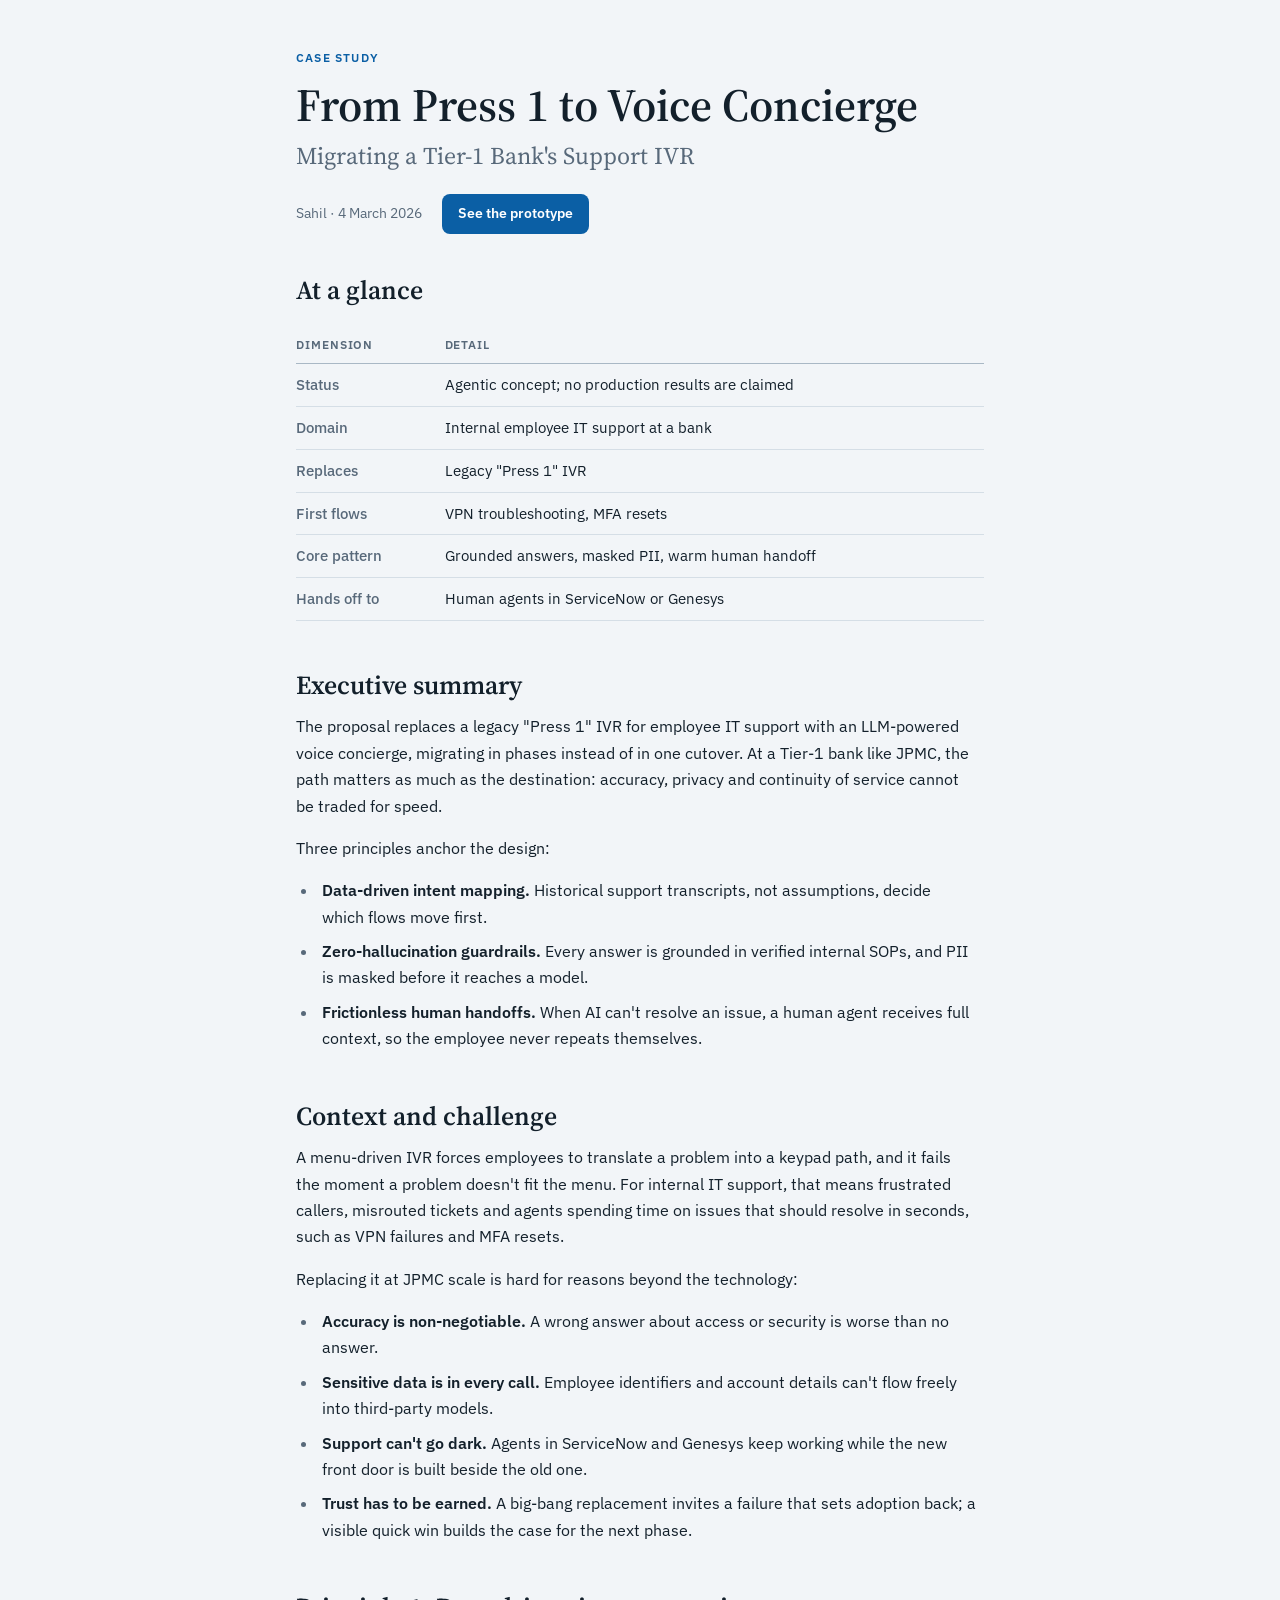
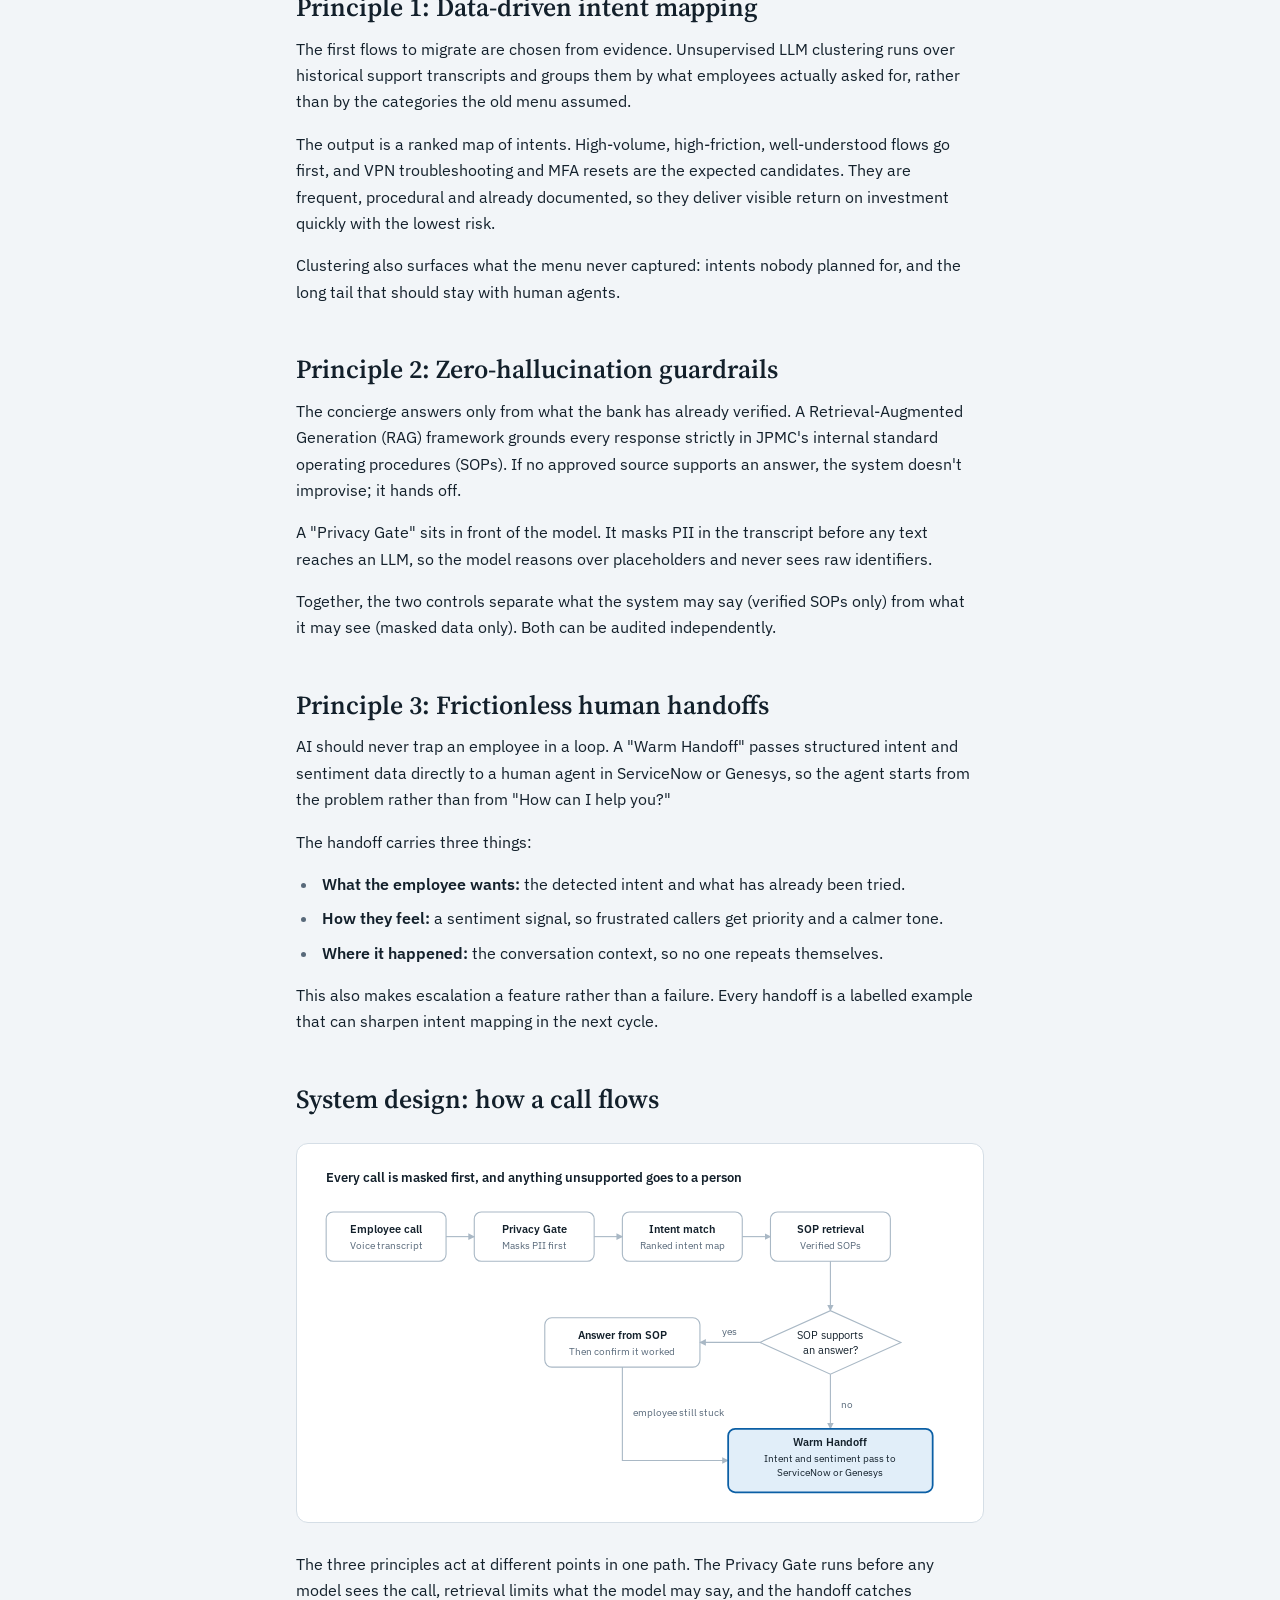
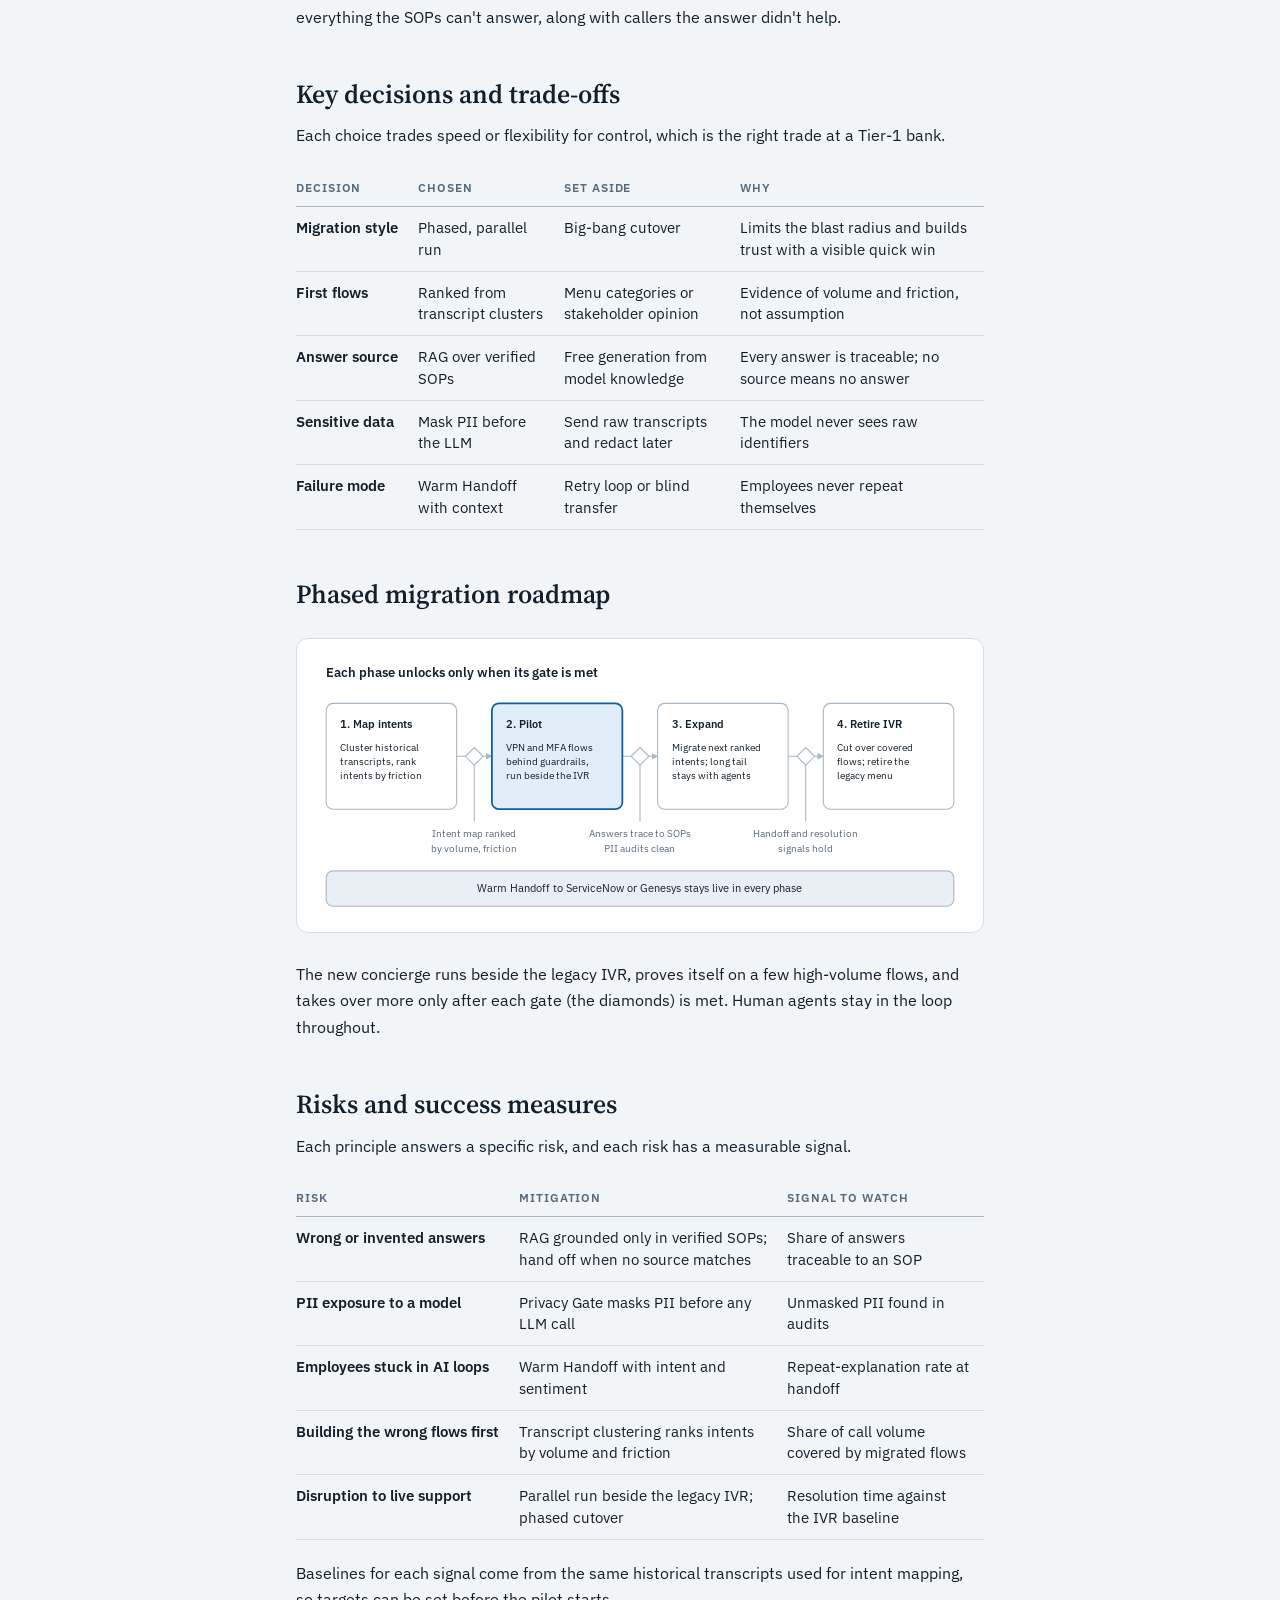
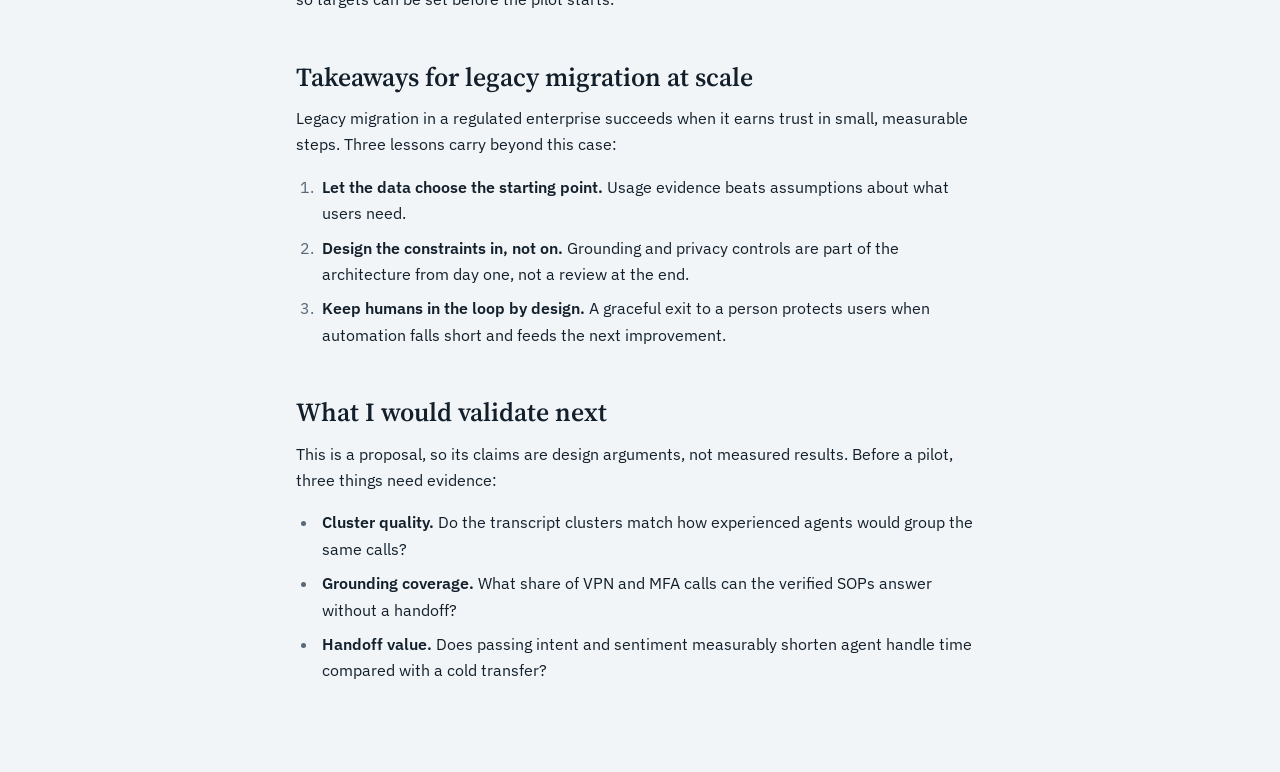
<file: public/voice-concierge/case-study.html>
<!doctype html>
<html lang="en">
<head>
<meta charset="utf-8">
<meta name="viewport" content="width=device-width, initial-scale=1">
<meta name="description" content="A case study on replacing a legacy Press 1 IVR at a Tier-1 bank with an LLM voice concierge, using grounded answers, masked PII and warm human handoffs.">
<title>From Press 1 to Voice Concierge: Migrating a Tier-1 Bank's Support IVR</title>
<link rel="preconnect" href="https://fonts.googleapis.com">
<link rel="preconnect" href="https://fonts.gstatic.com" crossorigin>
<link rel="stylesheet" href="https://fonts.googleapis.com/css2?family=IBM+Plex+Mono:wght@400;500&family=IBM+Plex+Sans:wght@400;500;600&family=Source+Serif+4:opsz,wght@8..60,600&display=swap">
<style>
/* Layout: one reading column, diagrams and tables at full column width, same tokens as the prototype so the two pages feel like one project. */
:root {
  --bg: #F2F5F8;
  --surface: #FFFFFF;
  --surface-2: #E9EFF4;
  --ink: #13202B;
  --muted: #58697A;
  --line: #D5DEE6;
  --axis: #A9B8C5;
  --accent: #0B5FA5;
  --accent-ink: #FFFFFF;
  --accent-soft: #E1EEF9;
  --display: 'Source Serif 4', Georgia, 'Times New Roman', serif;
  --body: 'IBM Plex Sans', system-ui, -apple-system, 'Segoe UI', sans-serif;
  --mono: 'IBM Plex Mono', ui-monospace, 'SFMono-Regular', Menlo, monospace;
  color-scheme: light;
}
@media (prefers-color-scheme: dark) {
  :root:not([data-theme="light"]):not(.light) {
    --bg: #0D141A;
    --surface: #141E27;
    --surface-2: #1B2733;
    --ink: #E4ECF2;
    --muted: #8FA2B3;
    --line: #26343F;
    --axis: #566A7B;
    --accent: #62AEEA;
    --accent-ink: #0B1620;
    --accent-soft: #14304A;
    color-scheme: dark;
  }
}
:root[data-theme="dark"], :root.dark {
  --bg: #0D141A;
  --surface: #141E27;
  --surface-2: #1B2733;
  --ink: #E4ECF2;
  --muted: #8FA2B3;
  --line: #26343F;
  --axis: #566A7B;
  --accent: #62AEEA;
  --accent-ink: #0B1620;
  --accent-soft: #14304A;
  color-scheme: dark;
}
* { box-sizing: border-box; }
body {
  margin: 0;
  background: var(--bg);
  color: var(--ink);
  font-family: var(--body);
  font-size: 16px;
  line-height: 1.65;
}
.wrap { max-width: 720px; margin: 0 auto; padding-inline: 16px; padding-block: 48px 72px; }
.eyebrow { margin: 0 0 12px; font-size: 12px; letter-spacing: .1em; text-transform: uppercase; color: var(--accent); font-weight: 600; }
h1 { font-family: var(--display); font-weight: 600; font-size: clamp(32px, 6vw, 46px); line-height: 1.1; margin: 0; text-wrap: balance; }
.dek { font-family: var(--display); font-size: clamp(19px, 3vw, 24px); line-height: 1.3; color: var(--muted); margin: 10px 0 0; text-wrap: balance; }
.by { display: flex; flex-wrap: wrap; align-items: center; gap: 8px 20px; margin: 22px 0 0; color: var(--muted); font-size: 14px; }
.cta { display: inline-flex; align-items: center; min-height: 40px; padding: 8px 16px; border-radius: 8px; background: var(--accent); color: var(--accent-ink); font-weight: 600; text-decoration: none; cursor: pointer; }
.cta:hover { filter: brightness(1.08); }
a:focus-visible { outline: 2px solid var(--accent); outline-offset: 2px; }
h2 { font-family: var(--display); font-weight: 600; font-size: 26px; line-height: 1.25; margin: 48px 0 12px; text-wrap: balance; }
header + h2, header + * + h2 { margin-top: 40px; }
p, ul, ol { max-width: 68ch; margin: 0 0 16px; }
ul, ol { padding-left: 22px; }
li { margin-bottom: 8px; padding-left: 4px; }
li::marker { color: var(--muted); }
strong { font-weight: 600; }
.scroll { overflow-x: auto; margin: 20px 0; -webkit-overflow-scrolling: touch; }
table { width: 100%; border-collapse: collapse; font-size: 14.5px; line-height: 1.5; min-width: 520px; }
table.glance { min-width: 0; }
th, td { text-align: left; vertical-align: top; padding: 10px 14px 10px 0; border-bottom: 1px solid var(--line); }
thead th { font-size: 11.5px; letter-spacing: .08em; text-transform: uppercase; color: var(--muted); font-weight: 600; border-bottom: 1px solid var(--axis); }
tbody th { font-weight: 600; white-space: nowrap; padding-right: 20px; }
table.glance tbody th { color: var(--muted); font-weight: 500; }
figure { margin: 28px 0; }
figure .scroll { margin: 0; border: 1px solid var(--line); border-radius: 12px; background: var(--surface); padding: 8px; }
svg.diagram { display: block; width: 100%; min-width: 640px; height: auto; }
svg text { font-family: var(--body); font-size: 13px; }
svg .ink { fill: var(--ink); }
svg .qt { fill: var(--muted); }
svg .b { font-weight: 600; }
svg .s { font-size: 11.5px; }
svg .l { font-size: 15px; }
svg .m { text-anchor: middle; }
svg .node { fill: none; stroke: var(--axis); stroke-width: 1.25; }
svg .node.main { fill: var(--accent-soft); stroke: var(--accent); stroke-width: 2; }
svg .edge { fill: none; stroke: var(--axis); stroke-width: 1.25; }
svg .head { fill: var(--axis); }
svg .band { fill: var(--surface-2); stroke: var(--axis); stroke-width: 1.25; }
</style>
</head>
<body>
<script>
// Follows the host site's theme: ?theme=dark|light, a postMessage from the parent, or (same-origin iframe) the parent's data-theme or dark/light class. Otherwise it follows the visitor's system setting.
(function () {
  var root = document.documentElement;
  var set = function (t) { if (t === 'dark' || t === 'light') root.setAttribute('data-theme', t); };
  try { set(new URLSearchParams(location.search).get('theme')); } catch (e) {}
  window.addEventListener('message', function (e) { var d = e.data; if (d && d.type === 'theme') set(d.theme); });
  try {
    if (window.parent !== window) {
      var pr = window.parent.document.documentElement;
      var read = function () {
        var c = pr.classList;
        set(pr.getAttribute('data-theme') || (c.contains('dark') ? 'dark' : c.contains('light') ? 'light' : null));
      };
      read();
      new MutationObserver(read).observe(pr, { attributes: true, attributeFilter: ['class', 'data-theme'] });
    }
  } catch (e) {}
})();
</script>
<main class="wrap">
<header>
  <p class="eyebrow">Case study</p>
  <h1>From Press 1 to Voice Concierge</h1>
  <p class="dek">Migrating a Tier-1 Bank's Support IVR</p>
  <p class="by"><span>Sahil · 4 March 2026</span><a class="cta" href="./">See the prototype</a></p>
</header>

<h2>At a glance</h2>
<div class="scroll"><table class="glance"><thead><tr><th scope="col">Dimension</th><th scope="col">Detail</th></tr></thead><tbody><tr><th scope="row">Status</th><td>Agentic concept; no production results are claimed</td></tr><tr><th scope="row">Domain</th><td>Internal employee IT support at a bank</td></tr><tr><th scope="row">Replaces</th><td>Legacy "Press 1" IVR</td></tr><tr><th scope="row">First flows</th><td>VPN troubleshooting, MFA resets</td></tr><tr><th scope="row">Core pattern</th><td>Grounded answers, masked PII, warm human handoff</td></tr><tr><th scope="row">Hands off to</th><td>Human agents in ServiceNow or Genesys</td></tr></tbody></table></div>

<h2>Executive summary</h2>
<p>The proposal replaces a legacy "Press 1" IVR for employee IT support with an LLM-powered voice concierge, migrating in phases instead of in one cutover. At a Tier-1 bank like JPMC, the path matters as much as the destination: accuracy, privacy and continuity of service cannot be traded for speed.</p>
<p>Three principles anchor the design:</p>
<ul><li><strong>Data-driven intent mapping.</strong> Historical support transcripts, not assumptions, decide which flows move first.</li><li><strong>Zero-hallucination guardrails.</strong> Every answer is grounded in verified internal SOPs, and PII is masked before it reaches a model.</li><li><strong>Frictionless human handoffs.</strong> When AI can't resolve an issue, a human agent receives full context, so the employee never repeats themselves.</li></ul>

<h2>Context and challenge</h2>
<p>A menu-driven IVR forces employees to translate a problem into a keypad path, and it fails the moment a problem doesn't fit the menu. For internal IT support, that means frustrated callers, misrouted tickets and agents spending time on issues that should resolve in seconds, such as VPN failures and MFA resets.</p>
<p>Replacing it at JPMC scale is hard for reasons beyond the technology:</p>
<ul><li><strong>Accuracy is non-negotiable.</strong> A wrong answer about access or security is worse than no answer.</li><li><strong>Sensitive data is in every call.</strong> Employee identifiers and account details can't flow freely into third-party models.</li><li><strong>Support can't go dark.</strong> Agents in ServiceNow and Genesys keep working while the new front door is built beside the old one.</li><li><strong>Trust has to be earned.</strong> A big-bang replacement invites a failure that sets adoption back; a visible quick win builds the case for the next phase.</li></ul>

<h2>Principle 1: Data-driven intent mapping</h2>
<p>The first flows to migrate are chosen from evidence. Unsupervised LLM clustering runs over historical support transcripts and groups them by what employees actually asked for, rather than by the categories the old menu assumed.</p>
<p>The output is a ranked map of intents. High-volume, high-friction, well-understood flows go first, and VPN troubleshooting and MFA resets are the expected candidates. They are frequent, procedural and already documented, so they deliver visible return on investment quickly with the lowest risk.</p>
<p>Clustering also surfaces what the menu never captured: intents nobody planned for, and the long tail that should stay with human agents.</p>

<h2>Principle 2: Zero-hallucination guardrails</h2>
<p>The concierge answers only from what the bank has already verified. A Retrieval-Augmented Generation (RAG) framework grounds every response strictly in JPMC's internal standard operating procedures (SOPs). If no approved source supports an answer, the system doesn't improvise; it hands off.</p>
<p>A "Privacy Gate" sits in front of the model. It masks PII in the transcript before any text reaches an LLM, so the model reasons over placeholders and never sees raw identifiers.</p>
<p>Together, the two controls separate what the system may say (verified SOPs only) from what it may see (masked data only). Both can be audited independently.</p>

<h2>Principle 3: Frictionless human handoffs</h2>
<p>AI should never trap an employee in a loop. A "Warm Handoff" passes structured intent and sentiment data directly to a human agent in ServiceNow or Genesys, so the agent starts from the problem rather than from "How can I help you?"</p>
<p>The handoff carries three things:</p>
<ul><li><strong>What the employee wants:</strong> the detected intent and what has already been tried.</li><li><strong>How they feel:</strong> a sentiment signal, so frustrated callers get priority and a calmer tone.</li><li><strong>Where it happened:</strong> the conversation context, so no one repeats themselves.</li></ul>
<p>This also makes escalation a feature rather than a failure. Every handoff is a labelled example that can sharpen intent mapping in the next cycle.</p>

<h2>System design: how a call flows</h2>
<figure><div class="scroll"><svg class="diagram" viewBox="0 0 760 410" role="img" aria-labelledby="call-t"><title id="call-t">Every call is masked first, and anything unsupported goes to a person</title><defs><marker id="call-arrow" viewBox="0 0 10 10" refX="9" refY="5" markerWidth="6" markerHeight="6" orient="auto-start-reverse"><path class="head" d="M0 0L10 5L0 10z"/></marker></defs><text class="ink b l" x="24" y="34">Every call is masked first, and anything unsupported goes to a person</text><path class="edge" d="M160 96H192" marker-end="url(#call-arrow)"/><path class="edge" d="M328 96H360" marker-end="url(#call-arrow)"/><path class="edge" d="M496 96H528" marker-end="url(#call-arrow)"/><path class="edge" d="M596 124V180" marker-end="url(#call-arrow)"/><path class="edge" d="M516 216H448" marker-end="url(#call-arrow)"/><path class="edge" d="M596 252V314" marker-end="url(#call-arrow)"/><path class="edge" d="M360 244V350H480" marker-end="url(#call-arrow)"/><rect class="node" x="24" y="68" width="136" height="56" rx="8"/><text class="ink b m" x="92" y="92">Employee call</text><text class="qt s m" x="92" y="110">Voice transcript</text><rect class="node" x="192" y="68" width="136" height="56" rx="8"/><text class="ink b m" x="260" y="92">Privacy Gate</text><text class="qt s m" x="260" y="110">Masks PII first</text><rect class="node" x="360" y="68" width="136" height="56" rx="8"/><text class="ink b m" x="428" y="92">Intent match</text><text class="qt s m" x="428" y="110">Ranked intent map</text><rect class="node" x="528" y="68" width="136" height="56" rx="8"/><text class="ink b m" x="596" y="92">SOP retrieval</text><text class="qt s m" x="596" y="110">Verified SOPs</text><polygon class="edge" points="516,216 596,180 676,216 596,252"/><text class="ink m" x="596" y="212">SOP supports</text><text class="ink m" x="596" y="229">an answer?</text><rect class="node" x="272" y="188" width="176" height="56" rx="8"/><text class="ink b m" x="360" y="212">Answer from SOP</text><text class="qt s m" x="360" y="230">Then confirm it worked</text><rect class="node main" x="480" y="314" width="232" height="72" rx="8"/><text class="ink b m" x="596" y="334">Warm Handoff</text><text class="ink s m" x="596" y="352">Intent and sentiment pass to</text><text class="ink s m" x="596" y="368">ServiceNow or Genesys</text><text class="qt s m" x="482" y="208">yes</text><text class="qt s" x="608" y="290">no</text><text class="qt s" x="372" y="300">employee still stuck</text></svg></div></figure>
<p>The three principles act at different points in one path. The Privacy Gate runs before any model sees the call, retrieval limits what the model may say, and the handoff catches everything the SOPs can't answer, along with callers the answer didn't help.</p>

<h2>Key decisions and trade-offs</h2>
<p>Each choice trades speed or flexibility for control, which is the right trade at a Tier-1 bank.</p>
<div class="scroll"><table class=""><thead><tr><th scope="col">Decision</th><th scope="col">Chosen</th><th scope="col">Set aside</th><th scope="col">Why</th></tr></thead><tbody><tr><th scope="row">Migration style</th><td>Phased, parallel run</td><td>Big-bang cutover</td><td>Limits the blast radius and builds trust with a visible quick win</td></tr><tr><th scope="row">First flows</th><td>Ranked from transcript clusters</td><td>Menu categories or stakeholder opinion</td><td>Evidence of volume and friction, not assumption</td></tr><tr><th scope="row">Answer source</th><td>RAG over verified SOPs</td><td>Free generation from model knowledge</td><td>Every answer is traceable; no source means no answer</td></tr><tr><th scope="row">Sensitive data</th><td>Mask PII before the LLM</td><td>Send raw transcripts and redact later</td><td>The model never sees raw identifiers</td></tr><tr><th scope="row">Failure mode</th><td>Warm Handoff with context</td><td>Retry loop or blind transfer</td><td>Employees never repeat themselves</td></tr></tbody></table></div>

<h2>Phased migration roadmap</h2>
<figure><div class="scroll"><svg class="diagram" viewBox="0 0 760 314" role="img" aria-labelledby="road-t"><title id="road-t">Each phase unlocks only when its gate is met</title><defs><marker id="road-arrow" viewBox="0 0 10 10" refX="9" refY="5" markerWidth="6" markerHeight="6" orient="auto-start-reverse"><path class="head" d="M0 0L10 5L0 10z"/></marker></defs><text class="ink b l" x="24" y="34">Each phase unlocks only when its gate is met</text><path class="edge" d="M172 124H182"/><path class="edge" d="M202 124H212" marker-end="url(#road-arrow)"/><path class="edge" d="M360 124H370"/><path class="edge" d="M390 124H400" marker-end="url(#road-arrow)"/><path class="edge" d="M548 124H558"/><path class="edge" d="M578 124H588" marker-end="url(#road-arrow)"/><rect class="node" x="24" y="64" width="148" height="120" rx="8"/><text class="ink b" x="40" y="92">1. Map intents</text><text class="ink s" x="40" y="118">Cluster historical</text><text class="ink s" x="40" y="134">transcripts, rank</text><text class="ink s" x="40" y="150">intents by friction</text><rect class="node main" x="212" y="64" width="148" height="120" rx="8"/><text class="ink b" x="228" y="92">2. Pilot</text><text class="ink s" x="228" y="118">VPN and MFA flows</text><text class="ink s" x="228" y="134">behind guardrails,</text><text class="ink s" x="228" y="150">run beside the IVR</text><rect class="node" x="400" y="64" width="148" height="120" rx="8"/><text class="ink b" x="416" y="92">3. Expand</text><text class="ink s" x="416" y="118">Migrate next ranked</text><text class="ink s" x="416" y="134">intents; long tail</text><text class="ink s" x="416" y="150">stays with agents</text><rect class="node" x="588" y="64" width="148" height="120" rx="8"/><text class="ink b" x="604" y="92">4. Retire IVR</text><text class="ink s" x="604" y="118">Cut over covered</text><text class="ink s" x="604" y="134">flows; retire the</text><text class="ink s" x="604" y="150">legacy menu</text><path class="edge" d="M192 114l10 10l-10 10l-10 -10z"/><path class="edge" d="M192 134V198"/><text class="qt s m" x="192" y="216">Intent map ranked</text><text class="qt s m" x="192" y="232">by volume, friction</text><path class="edge" d="M380 114l10 10l-10 10l-10 -10z"/><path class="edge" d="M380 134V198"/><text class="qt s m" x="380" y="216">Answers trace to SOPs</text><text class="qt s m" x="380" y="232">PII audits clean</text><path class="edge" d="M568 114l10 10l-10 10l-10 -10z"/><path class="edge" d="M568 134V198"/><text class="qt s m" x="568" y="216">Handoff and resolution</text><text class="qt s m" x="568" y="232">signals hold</text><rect class="band" x="24" y="254" width="712" height="40" rx="8"/><text class="ink m" x="380" y="278">Warm Handoff to ServiceNow or Genesys stays live in every phase</text></svg></div></figure>
<p>The new concierge runs beside the legacy IVR, proves itself on a few high-volume flows, and takes over more only after each gate (the diamonds) is met. Human agents stay in the loop throughout.</p>

<h2>Risks and success measures</h2>
<p>Each principle answers a specific risk, and each risk has a measurable signal.</p>
<div class="scroll"><table class=""><thead><tr><th scope="col">Risk</th><th scope="col">Mitigation</th><th scope="col">Signal to watch</th></tr></thead><tbody><tr><th scope="row">Wrong or invented answers</th><td>RAG grounded only in verified SOPs; hand off when no source matches</td><td>Share of answers traceable to an SOP</td></tr><tr><th scope="row">PII exposure to a model</th><td>Privacy Gate masks PII before any LLM call</td><td>Unmasked PII found in audits</td></tr><tr><th scope="row">Employees stuck in AI loops</th><td>Warm Handoff with intent and sentiment</td><td>Repeat-explanation rate at handoff</td></tr><tr><th scope="row">Building the wrong flows first</th><td>Transcript clustering ranks intents by volume and friction</td><td>Share of call volume covered by migrated flows</td></tr><tr><th scope="row">Disruption to live support</th><td>Parallel run beside the legacy IVR; phased cutover</td><td>Resolution time against the IVR baseline</td></tr></tbody></table></div>
<p>Baselines for each signal come from the same historical transcripts used for intent mapping, so targets can be set before the pilot starts.</p>

<h2>Takeaways for legacy migration at scale</h2>
<p>Legacy migration in a regulated enterprise succeeds when it earns trust in small, measurable steps. Three lessons carry beyond this case:</p>
<ol><li><strong>Let the data choose the starting point.</strong> Usage evidence beats assumptions about what users need.</li><li><strong>Design the constraints in, not on.</strong> Grounding and privacy controls are part of the architecture from day one, not a review at the end.</li><li><strong>Keep humans in the loop by design.</strong> A graceful exit to a person protects users when automation falls short and feeds the next improvement.</li></ol>

<h2>What I would validate next</h2>
<p>This is a proposal, so its claims are design arguments, not measured results. Before a pilot, three things need evidence:</p>
<ul><li><strong>Cluster quality.</strong> Do the transcript clusters match how experienced agents would group the same calls?</li><li><strong>Grounding coverage.</strong> What share of VPN and MFA calls can the verified SOPs answer without a handoff?</li><li><strong>Handoff value.</strong> Does passing intent and sentiment measurably shorten agent handle time compared with a cold transfer?</li></ul>

</main>
</body>
</html>
</file>
<file: public/pigeon-city/style.css>
* {
  margin: 0;
  padding: 0;
  box-sizing: border-box;
}

html, body {
  width: 100%;
  height: 100%;
  overflow: hidden;
  background: #0f172a;
  font-family: -apple-system, BlinkMacSystemFont, "Segoe UI", Roboto, "Helvetica Neue", Arial, sans-serif;
  user-select: none;
  -webkit-user-select: none;
  touch-action: none;
}

#gameCanvas {
  display: block;
  width: 100%;
  height: 100%;
  touch-action: none;
  outline: none;
  cursor: pointer;
}
</file>
